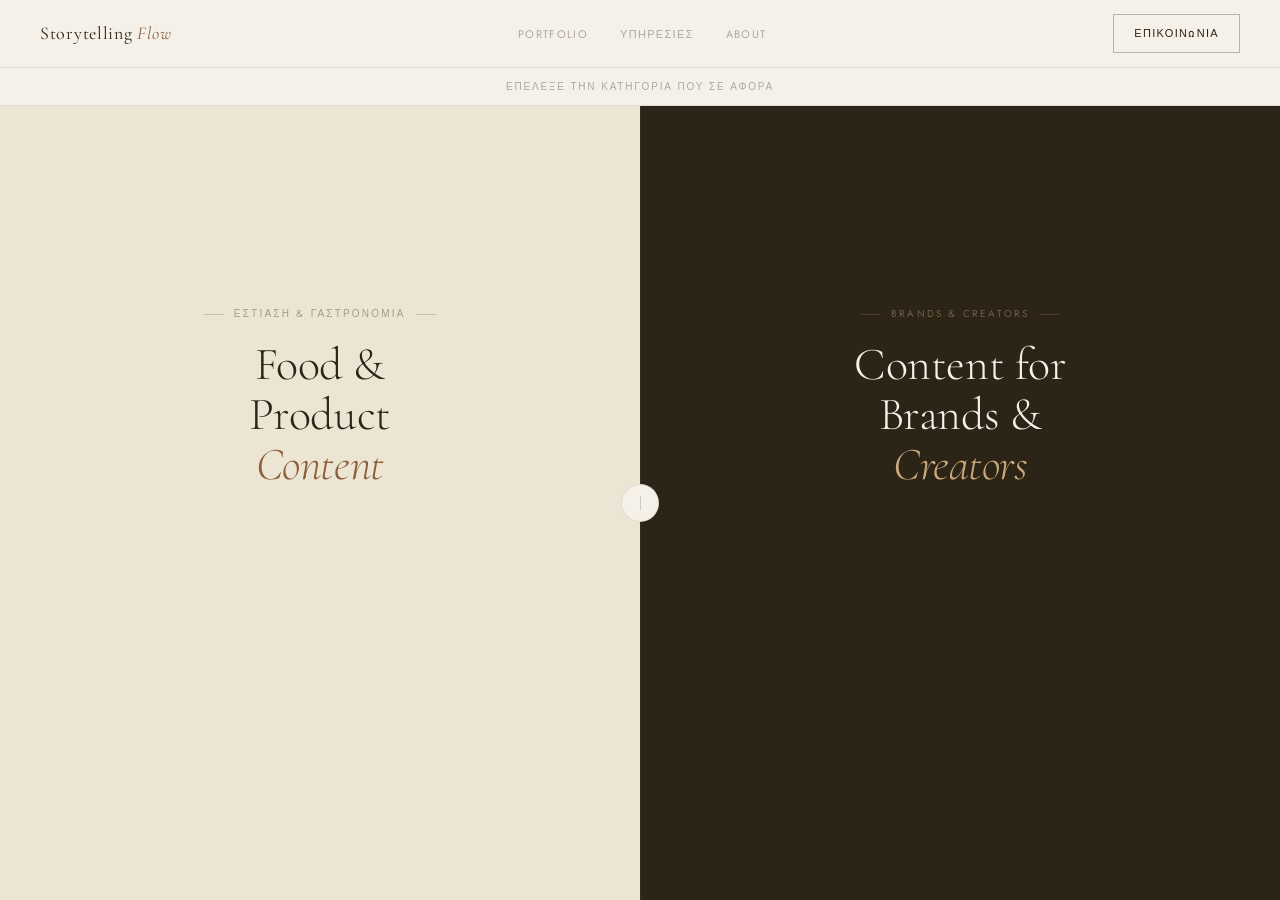
<file: index.html>
<!DOCTYPE html>
<html lang="el">
<head>
  <meta charset="UTF-8">
  <meta name="viewport" content="width=device-width, initial-scale=1.0">
  <meta name="description" content="Storytelling Flow — Επαγγελματική φωτογράφιση & βίντεο για εστίαση, δημιουργούς και brands. Νίκος Παναγιωτίδης, Θεσσαλονίκη.">
  <title>Storytelling Flow — Νίκος Παναγιωτίδης</title>
  <link rel="stylesheet" href="style.css">
  <style>
    .split-page {
      height: 100dvh;
      display: flex;
      flex-direction: column;
      overflow: hidden;
    }
    .split-topnav {
      height: var(--nav-height);
      display: flex;
      align-items: center;
      justify-content: space-between;
      padding: 0 40px;
      background: var(--cream);
      border-bottom: 0.5px solid var(--border);
      flex-shrink: 0;
      position: relative;
      z-index: 10;
    }
    .split-topnav-logo {
      font-family: var(--font-display);
      font-size: 18px;
      font-weight: 400;
      letter-spacing: 0.04em;
      color: var(--text-primary);
      text-decoration: none;
    }
    .split-topnav-logo span { color: var(--brown-mid); font-style: italic; }
    .split-topnav-links {
      display: flex;
      gap: 32px;
      list-style: none;
    }
    .split-topnav-links a {
      font-size: 11px;
      letter-spacing: 0.12em;
      text-transform: uppercase;
      color: var(--text-muted);
      text-decoration: none;
      transition: color 0.2s;
    }
    .split-topnav-links a:hover { color: var(--text-primary); }
    .split-topnav-cta {
      font-size: 11px;
      letter-spacing: 0.12em;
      text-transform: uppercase;
      color: var(--text-primary);
      border: 0.5px solid rgba(44,36,22,0.3);
      padding: 9px 20px;
      text-decoration: none;
      transition: background 0.2s, color 0.2s;
    }
    .split-topnav-cta:hover { background: var(--text-primary); color: var(--cream); }

    .split-hint {
      font-size: 10px;
      letter-spacing: 0.18em;
      text-transform: uppercase;
      color: var(--text-muted);
      text-align: center;
      padding: 10px;
      flex-shrink: 0;
      background: var(--cream);
      border-bottom: 0.5px solid var(--border);
    }

    .split-body {
      display: flex;
      flex: 1;
      overflow: hidden;
      position: relative;
    }

    .split-side {
      flex: 1;
      display: flex;
      flex-direction: column;
      align-items: center;
      justify-content: center;
      cursor: pointer;
      text-decoration: none;
      transition: flex 0.62s cubic-bezier(0.77,0,0.18,1);
      position: relative;
      overflow: hidden;
      padding: 48px 56px;
    }
    .split-side:hover { flex: 1.7; }

    .split-food { background: var(--cream-dark); }
    .split-video { background: var(--brown-deep); border-left: 0.5px solid rgba(255,255,255,0.05); }

    .split-side::before {
      content: '';
      position: absolute;
      inset: 0;
      opacity: 0;
      transition: opacity 0.45s;
      pointer-events: none;
    }
    .split-food::before { background: #b8966a; }
    .split-video::before { background: #080808; }
    .split-side:hover::before { opacity: 0.25; }

    .split-content {
      position: relative;
      z-index: 1;
      text-align: center;
      display: flex;
      flex-direction: column;
      align-items: center;
    }

    .split-eyebrow {
      font-size: 10px;
      letter-spacing: 0.22em;
      text-transform: uppercase;
      font-family: var(--font-body);
      margin-bottom: 18px;
      display: flex;
      align-items: center;
      gap: 10px;
    }
    .split-eyebrow::before,
    .split-eyebrow::after {
      content: '';
      display: block;
      width: 20px;
      height: 0.5px;
      flex-shrink: 0;
    }
    .split-food .split-eyebrow { color: rgba(44,36,22,0.38); }
    .split-food .split-eyebrow::before,
    .split-food .split-eyebrow::after { background: rgba(44,36,22,0.2); }
    .split-video .split-eyebrow { color: rgba(201,168,124,0.45); }
    .split-video .split-eyebrow::before,
    .split-video .split-eyebrow::after { background: rgba(201,168,124,0.2); }

    .split-title {
      font-family: var(--font-display);
      font-size: 46px;
      font-weight: 300;
      line-height: 1.08;
      letter-spacing: -0.01em;
      margin-bottom: 22px;
      transition: letter-spacing 0.45s ease;
    }
    .split-side:hover .split-title { letter-spacing: 0.01em; }
    .split-food .split-title { color: var(--text-primary); }
    .split-food .split-title em { font-style: italic; color: var(--brown-mid); display: block; }
    .split-video .split-title { color: #f5f0e8; }
    .split-video .split-title em { font-style: italic; color: var(--brown-light); display: block; }

    .split-desc {
      font-size: 13px;
      line-height: 1.78;
      max-width: 268px;
      font-family: var(--font-body);
      opacity: 0;
      transform: translateY(10px);
      transition: opacity 0.38s 0.1s, transform 0.38s 0.1s;
      margin-bottom: 24px;
    }
    .split-food .split-desc { color: rgba(44,36,22,0.58); }
    .split-video .split-desc { color: rgba(245,240,232,0.48); }
    .split-side:hover .split-desc { opacity: 1; transform: translateY(0); }

    .split-tags {
      display: flex;
      flex-wrap: wrap;
      justify-content: center;
      gap: 6px;
      margin-bottom: 28px;
      opacity: 0;
      transform: translateY(10px);
      transition: opacity 0.38s 0.16s, transform 0.38s 0.16s;
    }
    .split-side:hover .split-tags { opacity: 1; transform: translateY(0); }

    .split-tag {
      font-size: 10px;
      letter-spacing: 0.09em;
      text-transform: uppercase;
      font-family: var(--font-body);
      padding: 4px 10px;
    }
    .split-food .split-tag {
      color: var(--brown-mid);
      border: 0.5px solid rgba(139,94,60,0.25);
      background: rgba(139,94,60,0.06);
    }
    .split-video .split-tag {
      color: var(--brown-light);
      border: 0.5px solid rgba(201,168,124,0.2);
      background: rgba(201,168,124,0.06);
    }

    .split-btn {
      font-size: 10px;
      letter-spacing: 0.14em;
      text-transform: uppercase;
      padding: 12px 26px;
      font-family: var(--font-body);
      border: none;
      cursor: pointer;
      opacity: 0;
      transform: translateY(10px);
      transition: opacity 0.38s 0.22s, transform 0.38s 0.22s, background 0.2s;
      display: inline-block;
      text-decoration: none;
    }
    .split-side:hover .split-btn { opacity: 1; transform: translateY(0); }
    .split-food .split-btn { background: var(--brown-deep); color: var(--cream); }
    .split-food .split-btn:hover { background: var(--brown-mid); }
    .split-video .split-btn { background: var(--brown-light); color: var(--brown-deep); }
    .split-video .split-btn:hover { background: #f0e8d8; }

    .split-divider {
      position: absolute;
      left: 50%;
      top: 50%;
      transform: translate(-50%, -50%);
      z-index: 20;
      width: 38px;
      height: 38px;
      border-radius: 50%;
      background: var(--cream);
      display: flex;
      align-items: center;
      justify-content: center;
      pointer-events: none;
      border: 0.5px solid var(--border);
    }
    .split-divider-line {
      width: 0.5px;
      height: 14px;
      background: rgba(44,36,22,0.18);
    }

    .split-corner-label {
      position: absolute;
      bottom: 24px;
      font-size: 10px;
      letter-spacing: 0.1em;
      text-transform: uppercase;
      font-family: var(--font-body);
      opacity: 0;
      transition: opacity 0.3s 0.1s;
    }
    .split-food .split-corner-label { right: 24px; color: rgba(44,36,22,0.3); }
    .split-video .split-corner-label { left: 24px; color: rgba(245,240,232,0.2); }
    .split-side:hover .split-corner-label { opacity: 1; }

    @media (max-width: 768px) {
      .split-topnav { padding: 0 20px; }
      .split-topnav-links { display: none; }
      .split-topnav-cta { display: none; }
      .split-body { flex-direction: column; }
      .split-side { padding: 36px 24px; }
      .split-side:hover { flex: 1.5; }
      .split-title { font-size: 34px; }
      .split-video { border-left: none; border-top: 0.5px solid rgba(255,255,255,0.06); }
      .split-divider { top: 50%; left: 50%; }
      .split-corner-label { display: none; }
    }
  </style>
</head>
<body>

<div class="split-page">

  <nav class="split-topnav">
    <a href="index.html" class="split-topnav-logo">Storytelling <span>Flow</span></a>
    <ul class="split-topnav-links">
      <li><a href="portfolio.html">Portfolio</a></li>
      <li><a href="services.html">Υπηρεσίες</a></li>
      <li><a href="about.html">About</a></li>
    </ul>
    <a href="contact.html" class="split-topnav-cta">Επικοινωνία</a>
  </nav>

  <p class="split-hint">Επέλεξε την κατηγορία που σε αφορά</p>

  <div class="split-body">

    <!-- FOOD SIDE -->
    <a href="food.html" class="split-side split-food">
      <div class="split-content">
        <p class="split-eyebrow">Εστίαση & γαστρονομία</p>
        <h2 class="split-title">Food &<br>Product<br><em>Content</em></h2>
        <p class="split-desc">Για εστιατόρια, καφέ, chefs, brands και βιβλία μαγειρικής — φωτογράφιση και βίντεο που κάνουν τον κόσμο να πεινάει.</p>
        <div class="split-tags">
          <span class="split-tag">Φωτογράφιση</span>
          <span class="split-tag">Βίντεο</span>
          <span class="split-tag">Food styling</span>
          <span class="split-tag">Μοντάζ</span>
        </div>
        <span class="split-btn">Δες το portfolio →</span>
      </div>
      <span class="split-corner-label">Εστίαση & Γαστρονομία ↗</span>
    </a>

    <!-- BRANDS SIDE -->
    <a href="brands.html" class="split-side split-video">
      <div class="split-content">
        <p class="split-eyebrow">Brands & Creators</p>
        <h2 class="split-title">Content for<br>Brands &<br><em>Creators</em></h2>
        <p class="split-desc">Για επιχειρήσεις και δημιουργούς — podcasts, promo videos, drone, reels με υπότιτλους και Airbnb photography.</p>
        <div class="split-tags">
          <span class="split-tag">Podcast</span>
          <span class="split-tag">Promo video</span>
          <span class="split-tag">Drone</span>
          <span class="split-tag">Reels</span>
        </div>
        <span class="split-btn">Δες το portfolio →</span>
      </div>
      <span class="split-corner-label">Brands & Creators ↗</span>
    </a>

    <div class="split-divider">
      <div class="split-divider-line"></div>
    </div>

  </div>

</div>

</body>
</html>
</file>
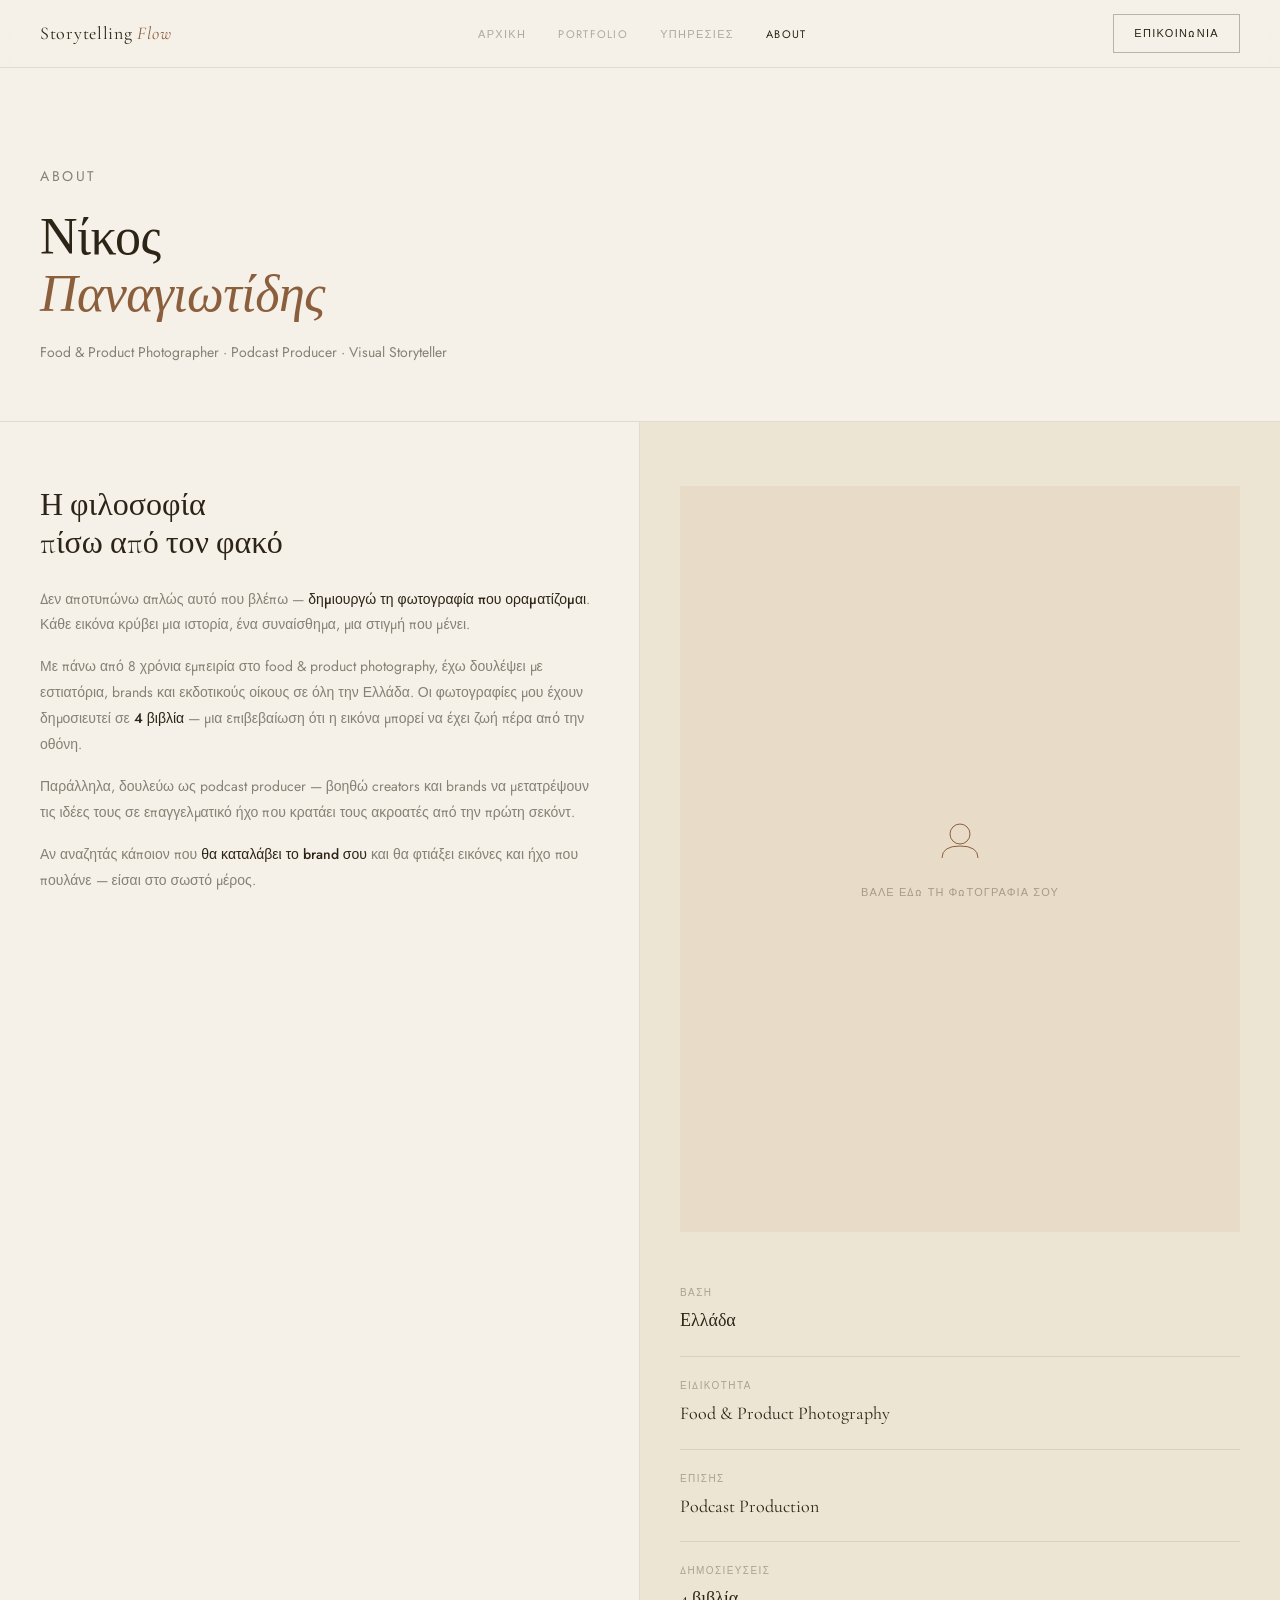
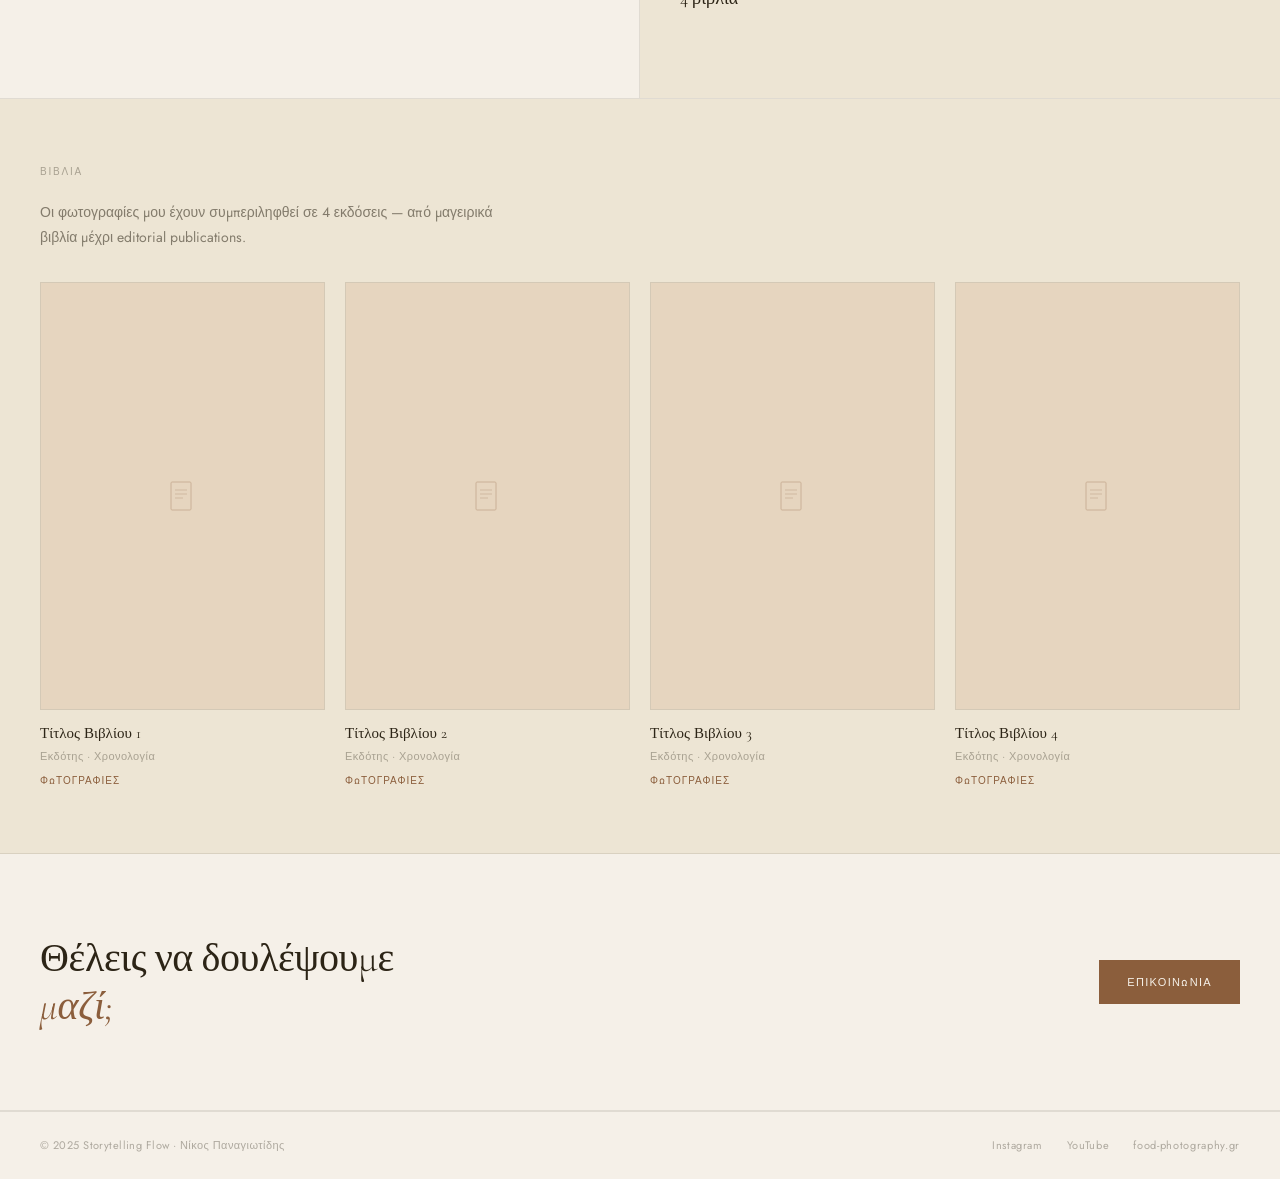
<file: about.html>
<!DOCTYPE html>
<html lang="el">
<head>
  <meta charset="UTF-8">
  <meta name="viewport" content="width=device-width, initial-scale=1.0">
  <meta name="description" content="Ο Νίκος Παναγιωτίδης — Food & Product Photographer και Podcast Producer. Storytelling Flow.">
  <title>About — Storytelling Flow</title>
  <link rel="stylesheet" href="style.css">
</head>
<body>

  <nav class="nav">
    <a href="index.html" class="nav-logo">Storytelling <span>Flow</span></a>
    <ul class="nav-links">
      <li><a href="index.html">Αρχική</a></li>
      <li><a href="portfolio.html">Portfolio</a></li>
      <li><a href="services.html">Υπηρεσίες</a></li>
      <li><a href="about.html" class="active">About</a></li>
    </ul>
    <a href="contact.html" class="nav-cta">Επικοινωνία</a>
    <div class="nav-mobile-toggle" onclick="toggleMenu()">
      <span></span><span></span><span></span>
    </div>
  </nav>

  <main class="page">

    <header class="page-header">
      <p class="section-label">About</p>
      <h1>Νίκος<br><em>Παναγιωτίδης</em></h1>
      <p>Food & Product Photographer · Podcast Producer · Visual Storyteller</p>
    </header>

    <section class="about-page-grid">
      <div class="about-page-left">
        <h2>Η φιλοσοφία<br>πίσω από τον φακό</h2>
        <p>Δεν αποτυπώνω απλώς αυτό που βλέπω — <strong>δημιουργώ τη φωτογραφία που οραματίζομαι</strong>. Κάθε εικόνα κρύβει μια ιστορία, ένα συναίσθημα, μια στιγμή που μένει.</p>
        <p>Με πάνω από 8 χρόνια εμπειρία στο food & product photography, έχω δουλέψει με εστιατόρια, brands και εκδοτικούς οίκους σε όλη την Ελλάδα. Οι φωτογραφίες μου έχουν δημοσιευτεί σε <strong>4 βιβλία</strong> — μια επιβεβαίωση ότι η εικόνα μπορεί να έχει ζωή πέρα από την οθόνη.</p>
        <p>Παράλληλα, δουλεύω ως podcast producer — βοηθώ creators και brands να μετατρέψουν τις ιδέες τους σε επαγγελματικό ήχο που κρατάει τους ακροατές από την πρώτη σεκόντ.</p>
        <p>Αν αναζητάς κάποιον που <strong>θα καταλάβει το brand σου</strong> και θα φτιάξει εικόνες και ήχο που πουλάνε — είσαι στο σωστό μέρος.</p>
      </div>
      <div class="about-page-right">

        <!-- Φωτογραφία σου εδώ -->
        <div style="aspect-ratio:3/4;background:var(--cream-mid);margin-bottom:32px;display:flex;align-items:center;justify-content:center;">
          <!-- <img src="images/nikos.jpg" alt="Νίκος Παναγιωτίδης"> -->
          <div style="text-align:center;color:var(--text-muted);">
            <svg width="48" height="48" viewBox="0 0 48 48" fill="none" style="margin:0 auto 10px;">
              <circle cx="24" cy="18" r="10" stroke="#8b5e3c" stroke-width="1"/>
              <path d="M6 42 Q6 30 24 30 Q42 30 42 42" stroke="#8b5e3c" stroke-width="1" fill="none"/>
            </svg>
            <p style="font-size:11px;letter-spacing:0.1em;text-transform:uppercase;">Βάλε εδώ τη φωτογραφία σου</p>
          </div>
        </div>

        <div style="display:flex;flex-direction:column;gap:0;">
          <div class="contact-info-item">
            <span class="contact-info-label">Βάση</span>
            <span class="contact-info-value">Ελλάδα</span>
          </div>
          <div class="contact-info-item">
            <span class="contact-info-label">Ειδικότητα</span>
            <span class="contact-info-value">Food & Product Photography</span>
          </div>
          <div class="contact-info-item">
            <span class="contact-info-label">Επίσης</span>
            <span class="contact-info-value">Podcast Production</span>
          </div>
          <div class="contact-info-item">
            <span class="contact-info-label">Δημοσιεύσεις</span>
            <span class="contact-info-value">4 βιβλία</span>
          </div>
        </div>

      </div>
    </section>

    <!-- BOOKS -->
    <section class="books-section">
      <p class="section-label">Βιβλία</p>
      <p style="font-size:14px;color:var(--text-secondary);max-width:480px;margin-bottom:8px;line-height:1.8;">Οι φωτογραφίες μου έχουν συμπεριληφθεί σε 4 εκδόσεις — από μαγειρικά βιβλία μέχρι editorial publications.</p>
      <div class="books-grid" style="margin-top:32px;">

        <div class="book-card">
          <div class="book-cover">
            <div class="book-cover-placeholder">
              <svg width="32" height="32" viewBox="0 0 32 32" fill="none">
                <rect x="4" y="2" width="20" height="28" rx="1" stroke="#8b5e3c" stroke-width="1"/>
                <line x1="8" y1="10" x2="20" y2="10" stroke="#8b5e3c" stroke-width="0.75"/>
                <line x1="8" y1="14" x2="20" y2="14" stroke="#8b5e3c" stroke-width="0.75"/>
                <line x1="8" y1="18" x2="16" y2="18" stroke="#8b5e3c" stroke-width="0.75"/>
              </svg>
            </div>
          </div>
          <div class="book-info">
            <p class="book-title">Τίτλος Βιβλίου 1</p>
            <p class="book-meta">Εκδότης · Χρονολογία</p>
            <p class="book-role">Φωτογραφίες</p>
          </div>
        </div>

        <div class="book-card">
          <div class="book-cover">
            <div class="book-cover-placeholder">
              <svg width="32" height="32" viewBox="0 0 32 32" fill="none">
                <rect x="4" y="2" width="20" height="28" rx="1" stroke="#8b5e3c" stroke-width="1"/>
                <line x1="8" y1="10" x2="20" y2="10" stroke="#8b5e3c" stroke-width="0.75"/>
                <line x1="8" y1="14" x2="20" y2="14" stroke="#8b5e3c" stroke-width="0.75"/>
                <line x1="8" y1="18" x2="16" y2="18" stroke="#8b5e3c" stroke-width="0.75"/>
              </svg>
            </div>
          </div>
          <div class="book-info">
            <p class="book-title">Τίτλος Βιβλίου 2</p>
            <p class="book-meta">Εκδότης · Χρονολογία</p>
            <p class="book-role">Φωτογραφίες</p>
          </div>
        </div>

        <div class="book-card">
          <div class="book-cover">
            <div class="book-cover-placeholder">
              <svg width="32" height="32" viewBox="0 0 32 32" fill="none">
                <rect x="4" y="2" width="20" height="28" rx="1" stroke="#8b5e3c" stroke-width="1"/>
                <line x1="8" y1="10" x2="20" y2="10" stroke="#8b5e3c" stroke-width="0.75"/>
                <line x1="8" y1="14" x2="20" y2="14" stroke="#8b5e3c" stroke-width="0.75"/>
                <line x1="8" y1="18" x2="16" y2="18" stroke="#8b5e3c" stroke-width="0.75"/>
              </svg>
            </div>
          </div>
          <div class="book-info">
            <p class="book-title">Τίτλος Βιβλίου 3</p>
            <p class="book-meta">Εκδότης · Χρονολογία</p>
            <p class="book-role">Φωτογραφίες</p>
          </div>
        </div>

        <div class="book-card">
          <div class="book-cover">
            <div class="book-cover-placeholder">
              <svg width="32" height="32" viewBox="0 0 32 32" fill="none">
                <rect x="4" y="2" width="20" height="28" rx="1" stroke="#8b5e3c" stroke-width="1"/>
                <line x1="8" y1="10" x2="20" y2="10" stroke="#8b5e3c" stroke-width="0.75"/>
                <line x1="8" y1="14" x2="20" y2="14" stroke="#8b5e3c" stroke-width="0.75"/>
                <line x1="8" y1="18" x2="16" y2="18" stroke="#8b5e3c" stroke-width="0.75"/>
              </svg>
            </div>
          </div>
          <div class="book-info">
            <p class="book-title">Τίτλος Βιβλίου 4</p>
            <p class="book-meta">Εκδότης · Χρονολογία</p>
            <p class="book-role">Φωτογραφίες</p>
          </div>
        </div>

      </div>
    </section>

    <!-- CTA -->
    <section class="contact-cta">
      <p class="contact-cta-text">Θέλεις να δουλέψουμε<br><em>μαζί;</em></p>
      <div class="contact-cta-right">
        <a href="contact.html" class="btn-primary">Επικοινωνία</a>
      </div>
    </section>

  </main>

  <footer class="footer">
    <span class="footer-copy">© 2025 Storytelling Flow · Νίκος Παναγιωτίδης</span>
    <div class="footer-links">
      <a href="https://instagram.com" target="_blank">Instagram</a>
      <a href="https://youtube.com" target="_blank">YouTube</a>
      <a href="https://food-photography.gr">food-photography.gr</a>
    </div>
  </footer>

  <script>
    function toggleMenu() {
      const links = document.querySelector('.nav-links');
      const cta = document.querySelector('.nav-cta');
      if (links.style.display === 'flex') {
        links.style.display = 'none';
        if (cta) cta.style.display = 'none';
      } else {
        links.style.cssText = 'display:flex;flex-direction:column;position:absolute;top:68px;left:0;right:0;background:rgba(245,240,232,0.97);padding:20px 20px;gap:16px;border-bottom:0.5px solid rgba(44,36,22,0.1);backdrop-filter:blur(12px);';
        if (cta) cta.style.cssText = 'display:block;margin:0 20px 16px;text-align:center;';
      }
    }
  </script>

</body>
</html>
</file>
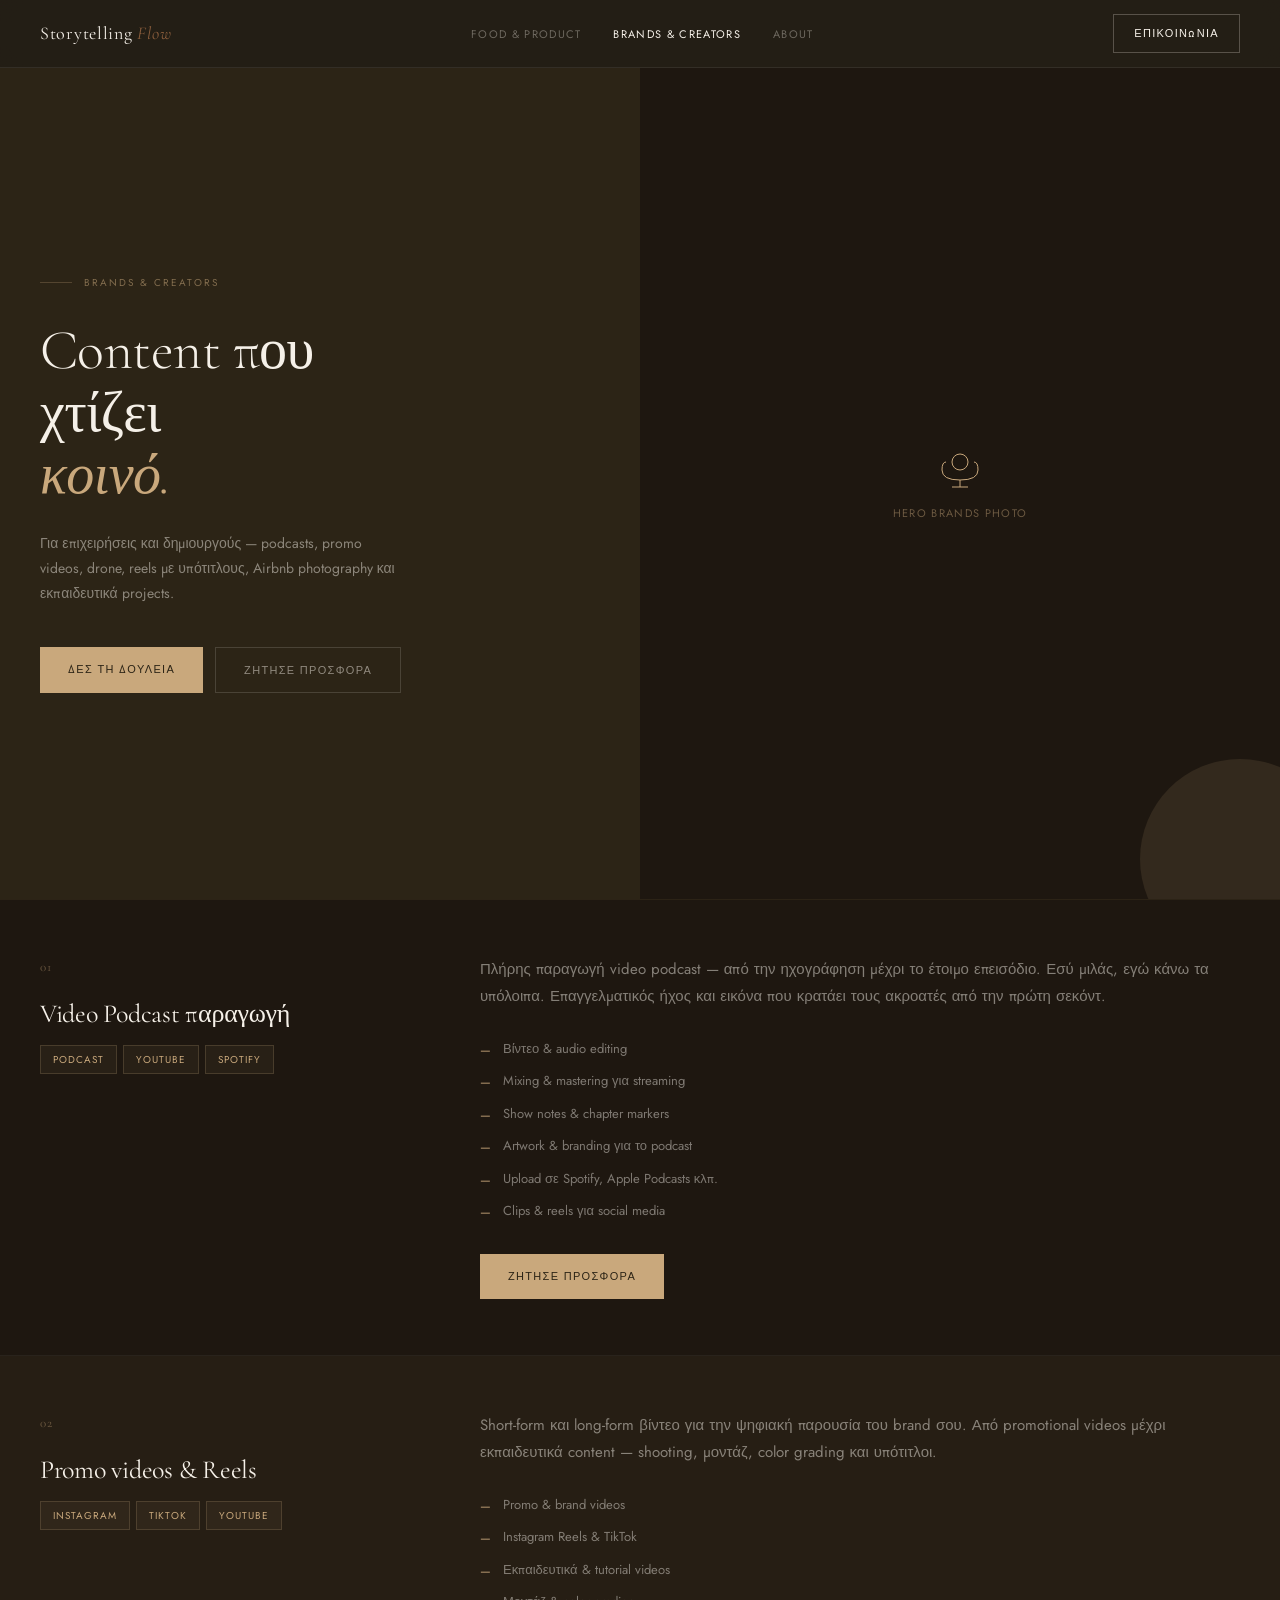
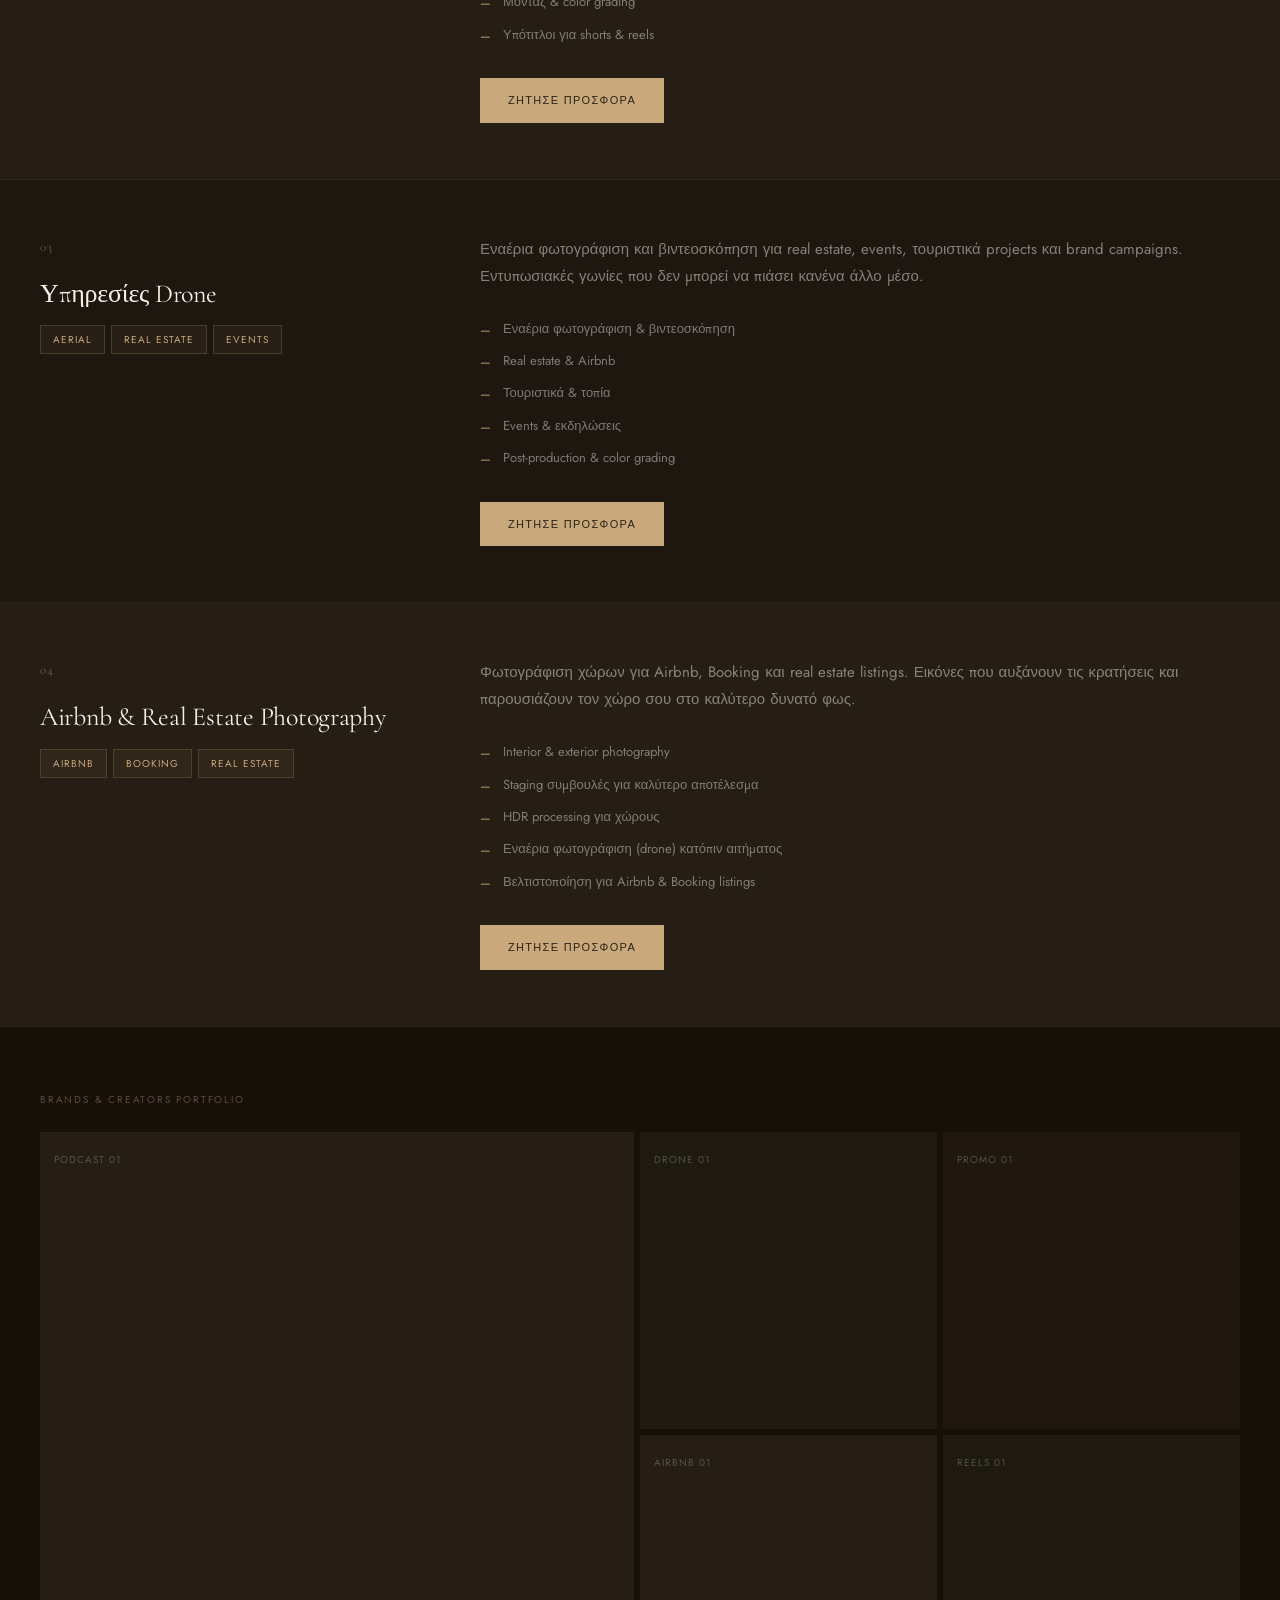
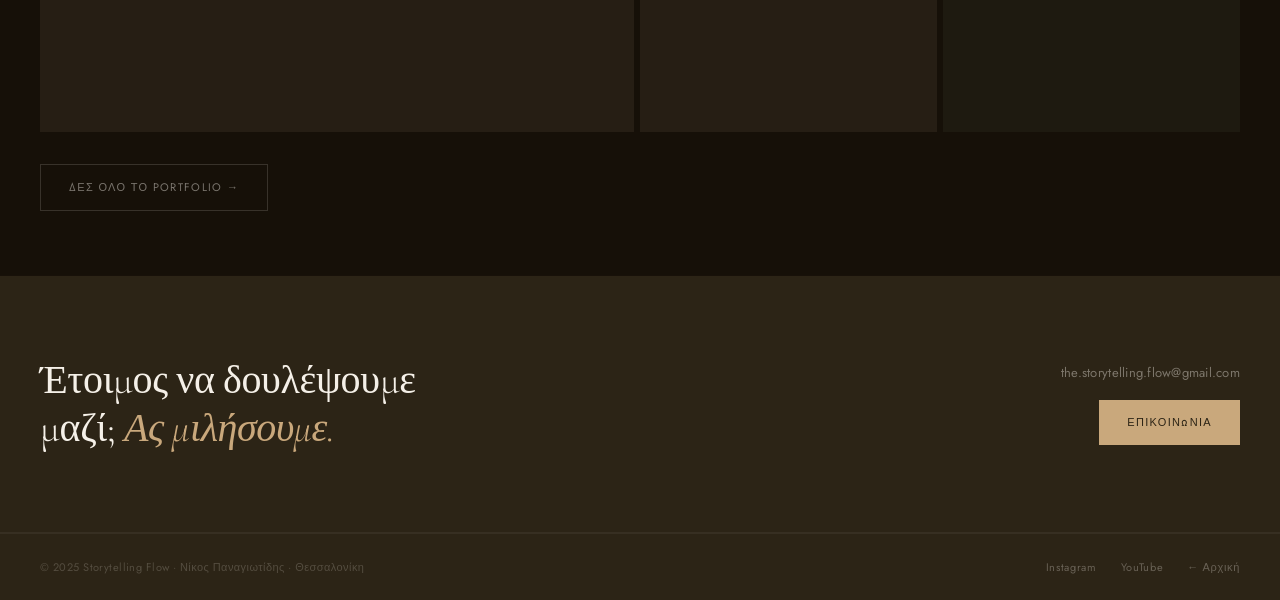
<file: brands.html>
<!DOCTYPE html>
<html lang="el">
<head>
  <meta charset="UTF-8">
  <meta name="viewport" content="width=device-width, initial-scale=1.0">
  <meta name="description" content="Content for Brands & Creators — Podcast, video, drone, reels. Storytelling Flow · Νίκος Παναγιωτίδης, Θεσσαλονίκη.">
  <title>Brands & Creators — Storytelling Flow</title>
  <link rel="stylesheet" href="style.css">
  <style>
    .hero-brands { background: var(--brown-deep); }
    .hero-brands .hero-left { background: var(--brown-deep); }
    .hero-brands .hero-eyebrow { color: rgba(201,168,124,0.55); }
    .hero-brands .hero-eyebrow::before { background: rgba(201,168,124,0.25); }
    .hero-brands h1 { color: #f5f0e8; }
    .hero-brands h1 em { color: var(--brown-light); }
    .hero-brands .hero-sub { color: rgba(245,240,232,0.48); }
    .hero-brands .hero-right { background: #1e1710; }
    .hero-brands .hero-img-placeholder { background: #1e1710; color: rgba(201,168,124,0.4); }
    .hero-brands .btn-primary { background: var(--brown-light); color: var(--brown-deep); }
    .hero-brands .btn-primary:hover { background: #f0e8d8; }
    .hero-brands .btn-ghost { color: rgba(245,240,232,0.5); border-color: rgba(245,240,232,0.15); }
    .hero-brands .btn-ghost:hover { border-color: rgba(245,240,232,0.4); color: #f5f0e8; }
    .hero-brands .hero-accent-circle { background: var(--brown-light); }

    .brands-services { background: #1e1710; }
    .brands-services .service-full-card { background: #1e1710; border-bottom-color: rgba(255,255,255,0.05); }
    .brands-services .service-full-card:nth-child(even) { background: #261e14; }
    .brands-services .service-number { color: rgba(201,168,124,0.45); }
    .brands-services .service-title { color: #f5f0e8; }
    .brands-services .service-desc { color: rgba(245,240,232,0.48); }
    .brands-services .service-include-item { color: rgba(245,240,232,0.45); }
    .brands-services .service-include-item::before { color: var(--brown-light); }
    .brands-services .tag { color: var(--brown-light); border-color: rgba(201,168,124,0.2); background: rgba(201,168,124,0.06); }
    .brands-services .btn-primary { background: var(--brown-light); color: var(--brown-deep); }
    .brands-services .btn-primary:hover { background: #f0e8d8; }

    .brands-portfolio { background: #161008; }
    .brands-portfolio .section-label { color: rgba(201,168,124,0.4); }
    .brands-portfolio .img-placeholder { background: #261e14; }
    .brands-portfolio .img-placeholder span { color: rgba(245,240,232,0.25); }
    .brands-portfolio .btn-ghost { color: rgba(245,240,232,0.45); border-color: rgba(245,240,232,0.15); }
    .brands-portfolio .btn-ghost:hover { color: #f5f0e8; border-color: rgba(245,240,232,0.4); }
  </style>
</head>
<body>

  <nav class="nav" style="background:rgba(22,16,8,0.94);border-bottom-color:rgba(255,255,255,0.07);">
    <a href="index.html" class="nav-logo" style="color:#f5f0e8;">Storytelling <span>Flow</span></a>
    <ul class="nav-links">
      <li><a href="food.html" style="color:rgba(245,240,232,0.35);">Food & Product</a></li>
      <li><a href="brands.html" class="active" style="color:#f5f0e8;">Brands & Creators</a></li>
      <li><a href="about.html" style="color:rgba(245,240,232,0.35);">About</a></li>
    </ul>
    <a href="contact.html" class="nav-cta" style="color:#f5f0e8;border-color:rgba(245,240,232,0.25);">Επικοινωνία</a>
    <div class="nav-mobile-toggle" onclick="toggleMenu()" style="filter:invert(1);">
      <span></span><span></span><span></span>
    </div>
  </nav>

  <main class="page">

    <!-- HERO -->
    <section class="hero hero-brands">
      <div class="hero-left">
        <p class="hero-eyebrow">Brands & Creators</p>
        <h1>Content που<br>χτίζει<br><em>κοινό.</em></h1>
        <p class="hero-sub">Για επιχειρήσεις και δημιουργούς — podcasts, promo videos, drone, reels με υπότιτλους, Airbnb photography και εκπαιδευτικά projects.</p>
        <div class="hero-actions">
          <a href="portfolio.html" class="btn-primary">Δες τη δουλειά</a>
          <a href="contact.html" class="btn-ghost">Ζήτησε προσφορά</a>
        </div>
      </div>
      <div class="hero-right">
        <div class="hero-img-placeholder">
          <svg width="48" height="48" viewBox="0 0 48 48" fill="none">
            <circle cx="24" cy="18" r="8" stroke="#c9a87c" stroke-width="1"/>
            <path d="M10 18 Q6 18 6 26 Q6 36 24 36 Q42 36 42 26 Q42 18 38 18" stroke="#c9a87c" stroke-width="1" fill="none"/>
            <line x1="24" y1="36" x2="24" y2="43" stroke="#c9a87c" stroke-width="1"/>
            <line x1="16" y1="43" x2="32" y2="43" stroke="#c9a87c" stroke-width="1"/>
          </svg>
          <span style="color:rgba(201,168,124,0.45);">Hero brands photo</span>
        </div>
        <div class="hero-accent-circle"></div>
      </div>
    </section>

    <!-- SERVICES -->
    <section class="services-full brands-services" style="border-bottom:0.5px solid rgba(255,255,255,0.05);">

      <div class="service-full-card">
        <div class="service-full-left">
          <p class="service-number">01</p>
          <h2 class="service-title">Video Podcast παραγωγή</h2>
          <div class="service-tags" style="margin-top:16px;">
            <span class="tag">Podcast</span>
            <span class="tag">YouTube</span>
            <span class="tag">Spotify</span>
          </div>
        </div>
        <div class="service-full-right">
          <p class="service-desc" style="font-size:15px;margin-bottom:28px;">Πλήρης παραγωγή video podcast — από την ηχογράφηση μέχρι το έτοιμο επεισόδιο. Εσύ μιλάς, εγώ κάνω τα υπόλοιπα. Επαγγελματικός ήχος και εικόνα που κρατάει τους ακροατές από την πρώτη σεκόντ.</p>
          <div class="service-includes">
            <div class="service-include-item">Βίντεο & audio editing</div>
            <div class="service-include-item">Mixing & mastering για streaming</div>
            <div class="service-include-item">Show notes & chapter markers</div>
            <div class="service-include-item">Artwork & branding για το podcast</div>
            <div class="service-include-item">Upload σε Spotify, Apple Podcasts κλπ.</div>
            <div class="service-include-item">Clips & reels για social media</div>
          </div>
          <div style="margin-top:32px;"><a href="contact.html" class="btn-primary">Ζήτησε προσφορά</a></div>
        </div>
      </div>

      <div class="service-full-card">
        <div class="service-full-left">
          <p class="service-number">02</p>
          <h2 class="service-title">Promo videos & Reels</h2>
          <div class="service-tags" style="margin-top:16px;">
            <span class="tag">Instagram</span>
            <span class="tag">TikTok</span>
            <span class="tag">YouTube</span>
          </div>
        </div>
        <div class="service-full-right">
          <p class="service-desc" style="font-size:15px;margin-bottom:28px;">Short-form και long-form βίντεο για την ψηφιακή παρουσία του brand σου. Από promotional videos μέχρι εκπαιδευτικά content — shooting, μοντάζ, color grading και υπότιτλοι.</p>
          <div class="service-includes">
            <div class="service-include-item">Promo & brand videos</div>
            <div class="service-include-item">Instagram Reels & TikTok</div>
            <div class="service-include-item">Εκπαιδευτικά & tutorial videos</div>
            <div class="service-include-item">Μοντάζ & color grading</div>
            <div class="service-include-item">Υπότιτλοι για shorts & reels</div>
          </div>
          <div style="margin-top:32px;"><a href="contact.html" class="btn-primary">Ζήτησε προσφορά</a></div>
        </div>
      </div>

      <div class="service-full-card">
        <div class="service-full-left">
          <p class="service-number">03</p>
          <h2 class="service-title">Υπηρεσίες Drone</h2>
          <div class="service-tags" style="margin-top:16px;">
            <span class="tag">Aerial</span>
            <span class="tag">Real estate</span>
            <span class="tag">Events</span>
          </div>
        </div>
        <div class="service-full-right">
          <p class="service-desc" style="font-size:15px;margin-bottom:28px;">Εναέρια φωτογράφιση και βιντεοσκόπηση για real estate, events, τουριστικά projects και brand campaigns. Εντυπωσιακές γωνίες που δεν μπορεί να πιάσει κανένα άλλο μέσο.</p>
          <div class="service-includes">
            <div class="service-include-item">Εναέρια φωτογράφιση & βιντεοσκόπηση</div>
            <div class="service-include-item">Real estate & Airbnb</div>
            <div class="service-include-item">Τουριστικά & τοπία</div>
            <div class="service-include-item">Events & εκδηλώσεις</div>
            <div class="service-include-item">Post-production & color grading</div>
          </div>
          <div style="margin-top:32px;"><a href="contact.html" class="btn-primary">Ζήτησε προσφορά</a></div>
        </div>
      </div>

      <div class="service-full-card">
        <div class="service-full-left">
          <p class="service-number">04</p>
          <h2 class="service-title">Airbnb & Real Estate Photography</h2>
          <div class="service-tags" style="margin-top:16px;">
            <span class="tag">Airbnb</span>
            <span class="tag">Booking</span>
            <span class="tag">Real estate</span>
          </div>
        </div>
        <div class="service-full-right">
          <p class="service-desc" style="font-size:15px;margin-bottom:28px;">Φωτογράφιση χώρων για Airbnb, Booking και real estate listings. Εικόνες που αυξάνουν τις κρατήσεις και παρουσιάζουν τον χώρο σου στο καλύτερο δυνατό φως.</p>
          <div class="service-includes">
            <div class="service-include-item">Interior & exterior photography</div>
            <div class="service-include-item">Staging συμβουλές για καλύτερο αποτέλεσμα</div>
            <div class="service-include-item">HDR processing για χώρους</div>
            <div class="service-include-item">Εναέρια φωτογράφιση (drone) κατόπιν αιτήματος</div>
            <div class="service-include-item">Βελτιστοποίηση για Airbnb & Booking listings</div>
          </div>
          <div style="margin-top:32px;"><a href="contact.html" class="btn-primary">Ζήτησε προσφορά</a></div>
        </div>
      </div>

    </section>

    <!-- PORTFOLIO PREVIEW -->
    <section class="portfolio-section brands-portfolio">
      <p class="section-label">Brands & Creators portfolio</p>
      <div class="portfolio-grid">
        <div class="portfolio-item tall">
          <div class="img-placeholder" style="min-height:100%;background:#261e14;"><span style="color:rgba(245,240,232,0.25);">Podcast 01</span></div>
          <div class="portfolio-overlay"><span class="portfolio-overlay-text">Video Podcast</span></div>
        </div>
        <div class="portfolio-item">
          <div class="img-placeholder" style="background:#1e1a10;"><span style="color:rgba(245,240,232,0.25);">Drone 01</span></div>
          <div class="portfolio-overlay"><span class="portfolio-overlay-text">Drone</span></div>
        </div>
        <div class="portfolio-item">
          <div class="img-placeholder" style="background:#201810;"><span style="color:rgba(245,240,232,0.25);">Promo 01</span></div>
          <div class="portfolio-overlay"><span class="portfolio-overlay-text">Promo video</span></div>
        </div>
        <div class="portfolio-item">
          <div class="img-placeholder" style="background:#261e14;"><span style="color:rgba(245,240,232,0.25);">Airbnb 01</span></div>
          <div class="portfolio-overlay"><span class="portfolio-overlay-text">Airbnb</span></div>
        </div>
        <div class="portfolio-item">
          <div class="img-placeholder" style="background:#1e1a10;"><span style="color:rgba(245,240,232,0.25);">Reels 01</span></div>
          <div class="portfolio-overlay"><span class="portfolio-overlay-text">Reels</span></div>
        </div>
      </div>
      <div style="margin-top:32px;"><a href="portfolio.html" class="btn-ghost">Δες όλο το portfolio →</a></div>
    </section>

    <!-- CONTACT CTA — dark -->
    <section class="contact-cta" style="background:var(--brown-deep);border-bottom-color:rgba(255,255,255,0.05);">
      <p class="contact-cta-text" style="color:#f5f0e8;">Έτοιμος να δουλέψουμε<br>μαζί; <em style="color:var(--brown-light);">Ας μιλήσουμε.</em></p>
      <div class="contact-cta-right">
        <p class="contact-email" style="color:rgba(245,240,232,0.4);">the.storytelling.flow@gmail.com</p>
        <a href="contact.html" class="btn-primary" style="background:var(--brown-light);color:var(--brown-deep);">Επικοινωνία</a>
      </div>
    </section>

  </main>

  <footer class="footer" style="background:var(--brown-deep);border-top-color:rgba(255,255,255,0.05);">
    <span class="footer-copy" style="color:rgba(245,240,232,0.2);">© 2025 Storytelling Flow · Νίκος Παναγιωτίδης · Θεσσαλονίκη</span>
    <div class="footer-links">
      <a href="https://instagram.com" target="_blank" style="color:rgba(245,240,232,0.3);">Instagram</a>
      <a href="https://youtube.com" target="_blank" style="color:rgba(245,240,232,0.3);">YouTube</a>
      <a href="index.html" style="color:rgba(245,240,232,0.3);">← Αρχική</a>
    </div>
  </footer>

  <script>
    function toggleMenu() {
      const links = document.querySelector('.nav-links');
      const cta = document.querySelector('.nav-cta');
      if (links.style.display === 'flex') {
        links.style.display = 'none';
        if (cta) cta.style.display = 'none';
      } else {
        links.style.cssText = 'display:flex;flex-direction:column;position:absolute;top:68px;left:0;right:0;background:rgba(22,16,8,0.97);padding:20px;gap:16px;border-bottom:0.5px solid rgba(255,255,255,0.07);backdrop-filter:blur(12px);z-index:99;';
        if (cta) cta.style.cssText = 'display:block;margin:0 20px 16px;text-align:center;';
      }
    }
  </script>

</body>
</html>
</file>
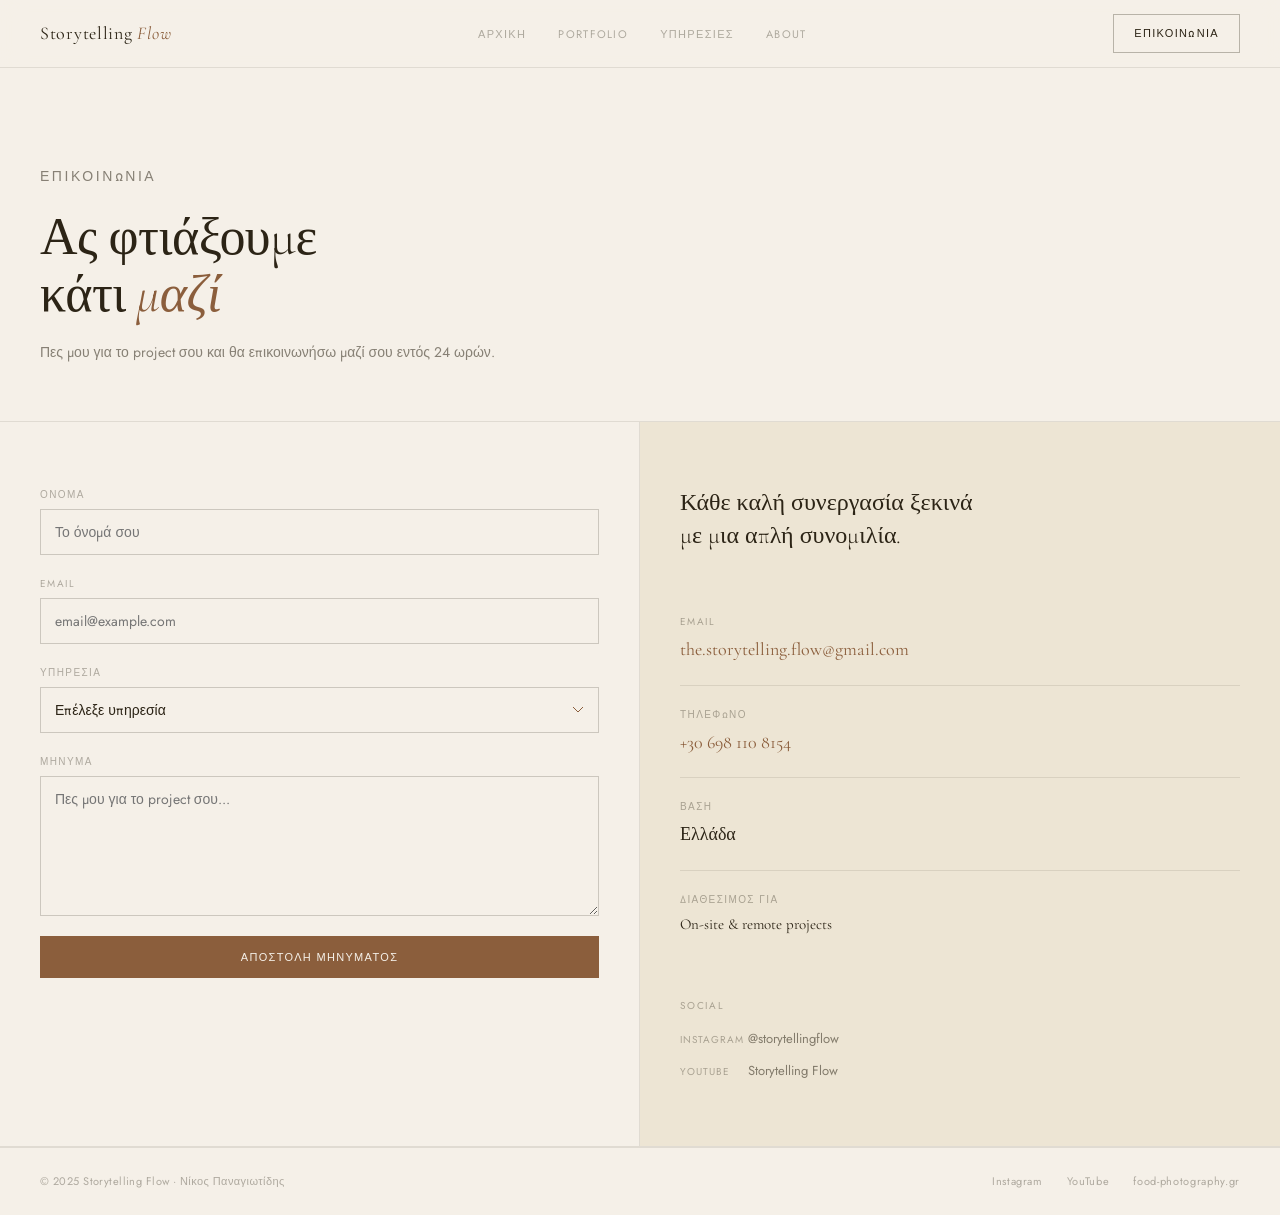
<file: contact.html>
<!DOCTYPE html>
<html lang="el">
<head>
  <meta charset="UTF-8">
  <meta name="viewport" content="width=device-width, initial-scale=1.0">
  <meta name="description" content="Επικοινωνία — Storytelling Flow · Νίκος Παναγιωτίδης. Food Photography & Podcast Production.">
  <title>Επικοινωνία — Storytelling Flow</title>
  <link rel="stylesheet" href="style.css">
  <style>
    .contact-form-group {
      display: flex;
      flex-direction: column;
      gap: 6px;
      margin-bottom: 20px;
    }
    .contact-form-group label {
      font-size: 10px;
      letter-spacing: 0.14em;
      text-transform: uppercase;
      color: var(--text-muted);
    }
    .contact-form-group input,
    .contact-form-group textarea,
    .contact-form-group select {
      font-family: var(--font-body);
      font-size: 14px;
      color: var(--text-primary);
      background: var(--cream);
      border: 0.5px solid rgba(44,36,22,0.2);
      padding: 12px 14px;
      outline: none;
      width: 100%;
      transition: border-color 0.2s;
      -webkit-appearance: none;
      border-radius: 0;
    }
    .contact-form-group input:focus,
    .contact-form-group textarea:focus,
    .contact-form-group select:focus {
      border-color: var(--brown-mid);
    }
    .contact-form-group textarea {
      min-height: 140px;
      resize: vertical;
    }
    .contact-form-group select {
      cursor: pointer;
      background-image: url("data:image/svg+xml,%3Csvg xmlns='http://www.w3.org/2000/svg' width='12' height='8' viewBox='0 0 12 8'%3E%3Cpath d='M1 1l5 5 5-5' stroke='%238b5e3c' stroke-width='1' fill='none'/%3E%3C/svg%3E");
      background-repeat: no-repeat;
      background-position: right 14px center;
      padding-right: 36px;
    }
  </style>
</head>
<body>

  <nav class="nav">
    <a href="index.html" class="nav-logo">Storytelling <span>Flow</span></a>
    <ul class="nav-links">
      <li><a href="index.html">Αρχική</a></li>
      <li><a href="portfolio.html">Portfolio</a></li>
      <li><a href="services.html">Υπηρεσίες</a></li>
      <li><a href="about.html">About</a></li>
    </ul>
    <a href="contact.html" class="nav-cta active">Επικοινωνία</a>
    <div class="nav-mobile-toggle" onclick="toggleMenu()">
      <span></span><span></span><span></span>
    </div>
  </nav>

  <main class="page">

    <header class="page-header">
      <p class="section-label">Επικοινωνία</p>
      <h1>Ας φτιάξουμε<br>κάτι <em>μαζί</em></h1>
      <p>Πες μου για το project σου και θα επικοινωνήσω μαζί σου εντός 24 ωρών.</p>
    </header>

    <section class="contact-page">

      <div class="contact-left">
        <form onsubmit="handleSubmit(event)">

          <div class="contact-form-group">
            <label for="name">Όνομα</label>
            <input type="text" id="name" name="name" placeholder="Το όνομά σου" required>
          </div>

          <div class="contact-form-group">
            <label for="email">Email</label>
            <input type="email" id="email" name="email" placeholder="email@example.com" required>
          </div>

          <div class="contact-form-group">
            <label for="service">Υπηρεσία</label>
            <select id="service" name="service">
              <option value="">Επέλεξε υπηρεσία</option>
              <option value="food">Food Photography</option>
              <option value="product">Product Photography</option>
              <option value="podcast">Podcast Production</option>
              <option value="other">Άλλο</option>
            </select>
          </div>

          <div class="contact-form-group">
            <label for="message">Μήνυμα</label>
            <textarea id="message" name="message" placeholder="Πες μου για το project σου..." required></textarea>
          </div>

          <button type="submit" class="btn-primary" style="width:100%;text-align:center;border:none;cursor:pointer;font-family:var(--font-body);">Αποστολή μηνύματος</button>

        </form>

        <div id="form-success" style="display:none;margin-top:20px;padding:16px;background:rgba(139,94,60,0.08);border:0.5px solid rgba(139,94,60,0.2);">
          <p style="font-size:14px;color:var(--brown-mid);">Το μήνυμά σου στάλθηκε! Θα επικοινωνήσω μαζί σου εντός 24 ωρών.</p>
        </div>
      </div>

      <div class="contact-right">
        <p style="font-family:var(--font-display);font-size:24px;font-weight:300;color:var(--text-primary);line-height:1.4;margin-bottom:40px;">Κάθε καλή συνεργασία ξεκινά<br>με μια απλή συνομιλία.</p>

        <div>
          <div class="contact-info-item">
            <span class="contact-info-label">Email</span>
            <span class="contact-info-value"><a href="mailto:the.storytelling.flow@gmail.com">the.storytelling.flow@gmail.com</a></span>
          </div>
          <div class="contact-info-item">
            <span class="contact-info-label">Τηλέφωνο</span>
            <span class="contact-info-value"><a href="tel:+306981108154" style="color:var(--brown-mid);">+30 698 110 8154</a></span>
          </div>
          <div class="contact-info-item">
            <span class="contact-info-label">Βάση</span>
            <span class="contact-info-value">Ελλάδα</span>
          </div>
          <div class="contact-info-item">
            <span class="contact-info-label">Διαθέσιμος για</span>
            <span class="contact-info-value" style="font-size:15px;">On-site & remote projects</span>
          </div>
        </div>

        <div style="margin-top:40px;">
          <p class="section-label" style="margin-bottom:14px;">Social</p>
          <div style="display:flex;flex-direction:column;gap:10px;">
            <a href="https://instagram.com" target="_blank" style="font-size:13px;color:var(--text-secondary);display:flex;align-items:center;gap:8px;transition:color 0.2s;" onmouseover="this.style.color='var(--brown-mid)'" onmouseout="this.style.color='var(--text-secondary)'">
              <span style="font-size:10px;letter-spacing:0.1em;text-transform:uppercase;color:var(--text-muted);width:60px;">Instagram</span>
              @storytellingflow
            </a>
            <a href="https://youtube.com" target="_blank" style="font-size:13px;color:var(--text-secondary);display:flex;align-items:center;gap:8px;transition:color 0.2s;" onmouseover="this.style.color='var(--brown-mid)'" onmouseout="this.style.color='var(--text-secondary)'">
              <span style="font-size:10px;letter-spacing:0.1em;text-transform:uppercase;color:var(--text-muted);width:60px;">YouTube</span>
              Storytelling Flow
            </a>
          </div>
        </div>

      </div>
    </section>

  </main>

  <footer class="footer">
    <span class="footer-copy">© 2025 Storytelling Flow · Νίκος Παναγιωτίδης</span>
    <div class="footer-links">
      <a href="https://instagram.com" target="_blank">Instagram</a>
      <a href="https://youtube.com" target="_blank">YouTube</a>
      <a href="https://food-photography.gr">food-photography.gr</a>
    </div>
  </footer>

  <script>
    function toggleMenu() {
      const links = document.querySelector('.nav-links');
      const cta = document.querySelector('.nav-cta');
      if (links.style.display === 'flex') {
        links.style.display = 'none';
        if (cta) cta.style.display = 'none';
      } else {
        links.style.cssText = 'display:flex;flex-direction:column;position:absolute;top:68px;left:0;right:0;background:rgba(245,240,232,0.97);padding:20px 20px;gap:16px;border-bottom:0.5px solid rgba(44,36,22,0.1);backdrop-filter:blur(12px);';
        if (cta) cta.style.cssText = 'display:block;margin:0 20px 16px;text-align:center;';
      }
    }

    function handleSubmit(e) {
      e.preventDefault();
      const btn = e.target.querySelector('button[type="submit"]');
      btn.textContent = 'Αποστολή...';
      btn.disabled = true;
      setTimeout(() => {
        e.target.style.display = 'none';
        document.getElementById('form-success').style.display = 'block';
      }, 800);
    }
  </script>

</body>
</html>
</file>
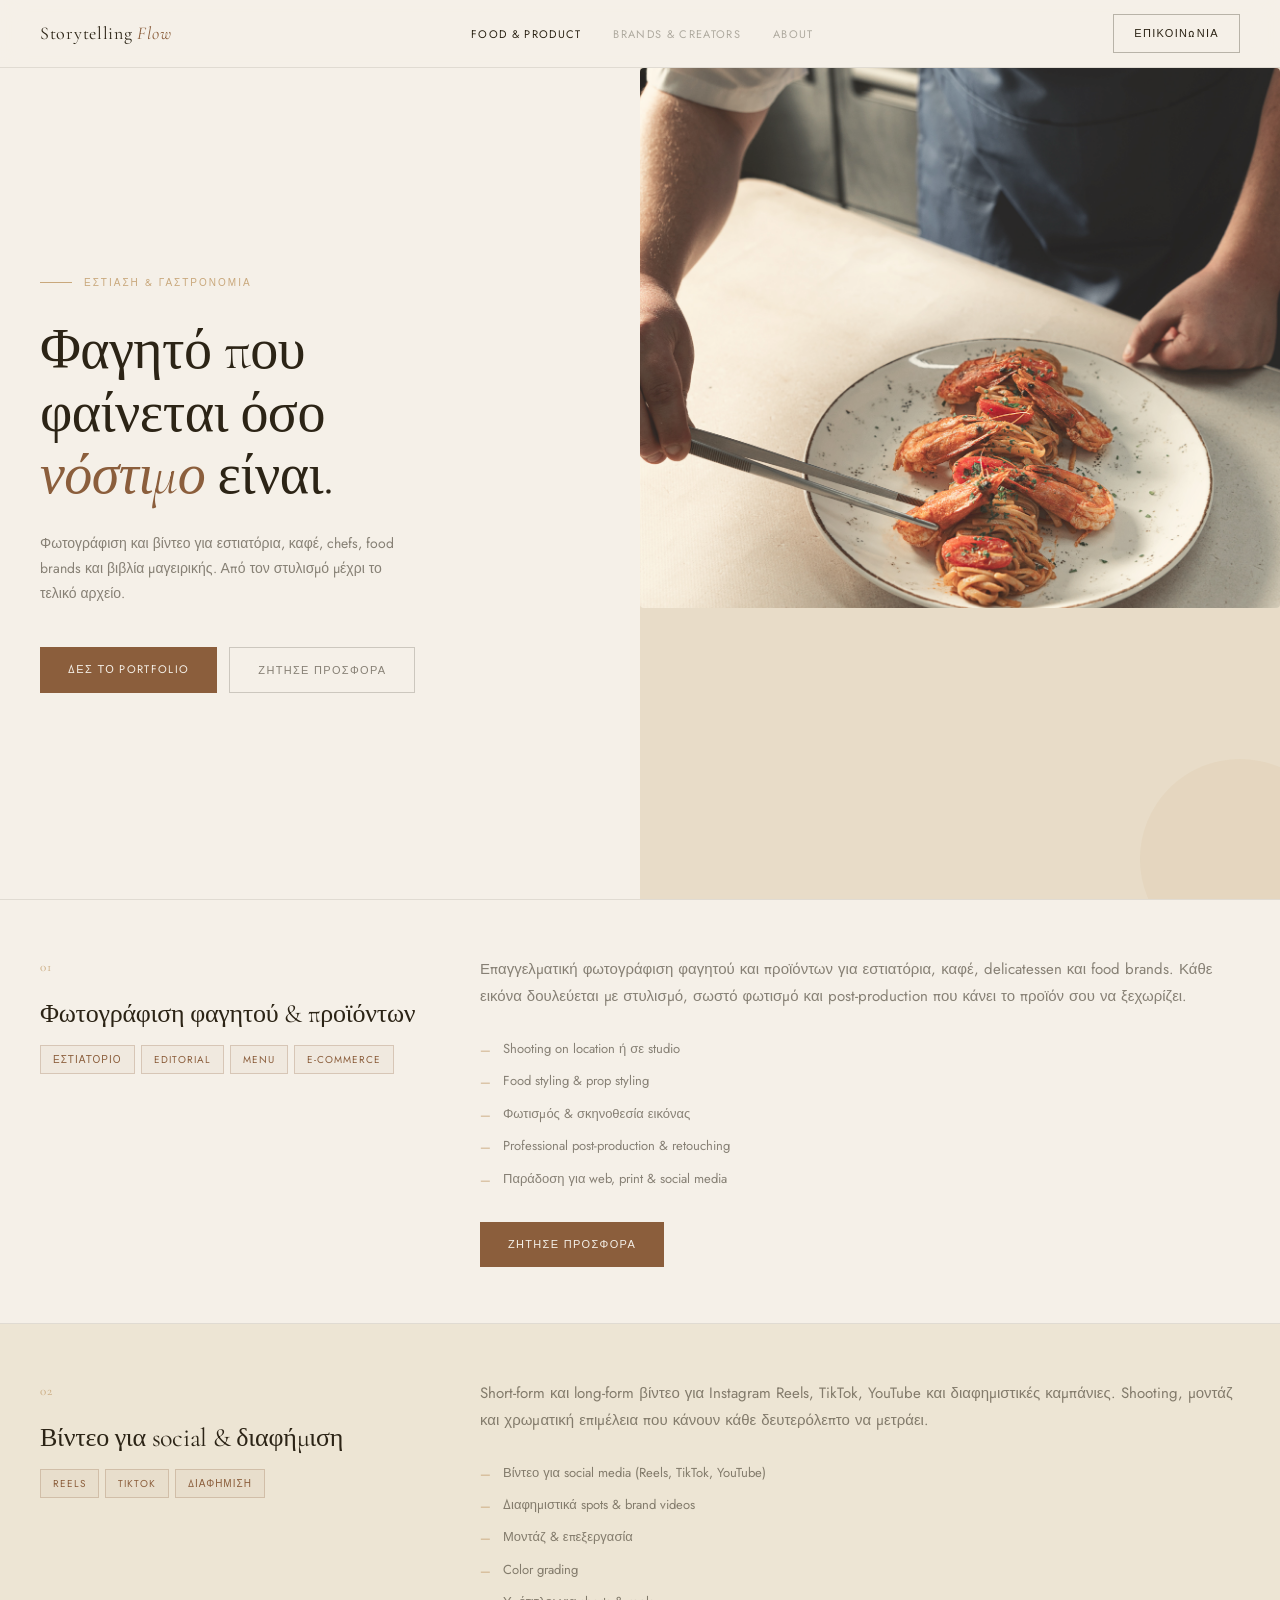
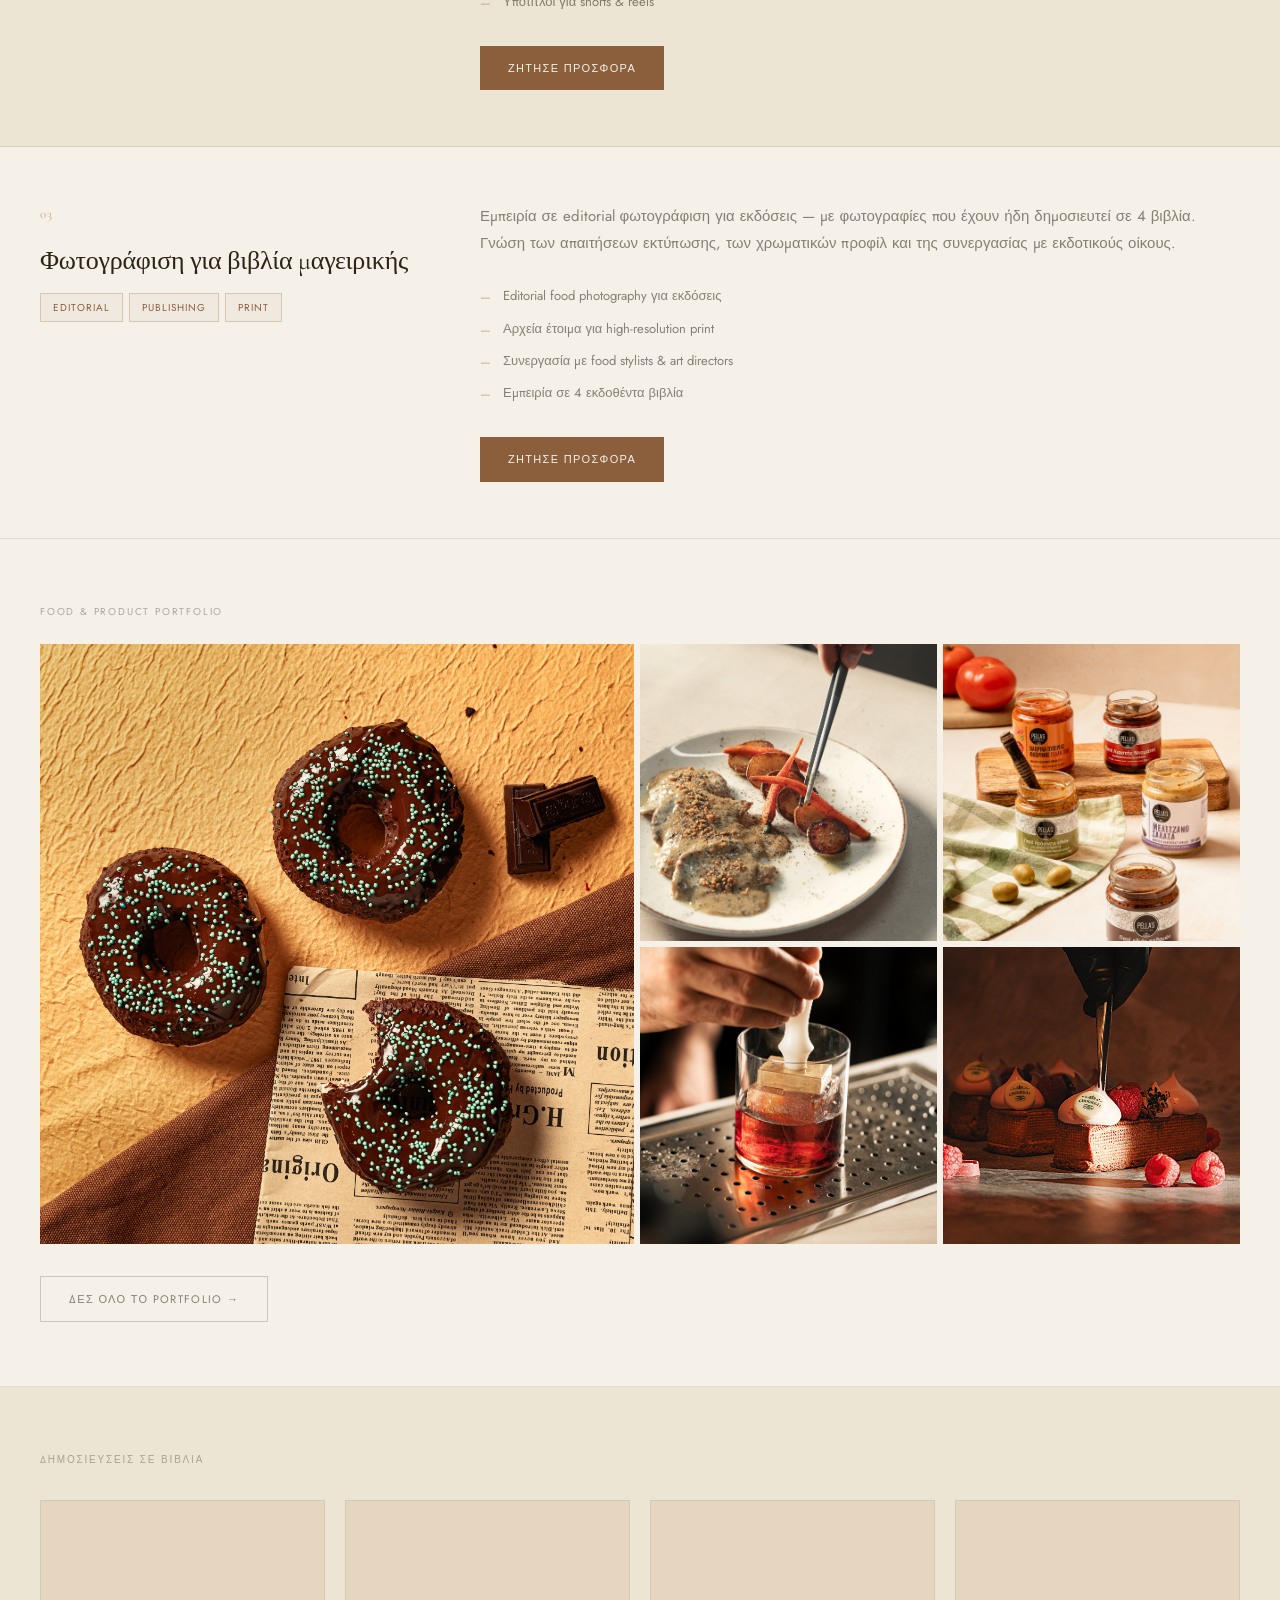
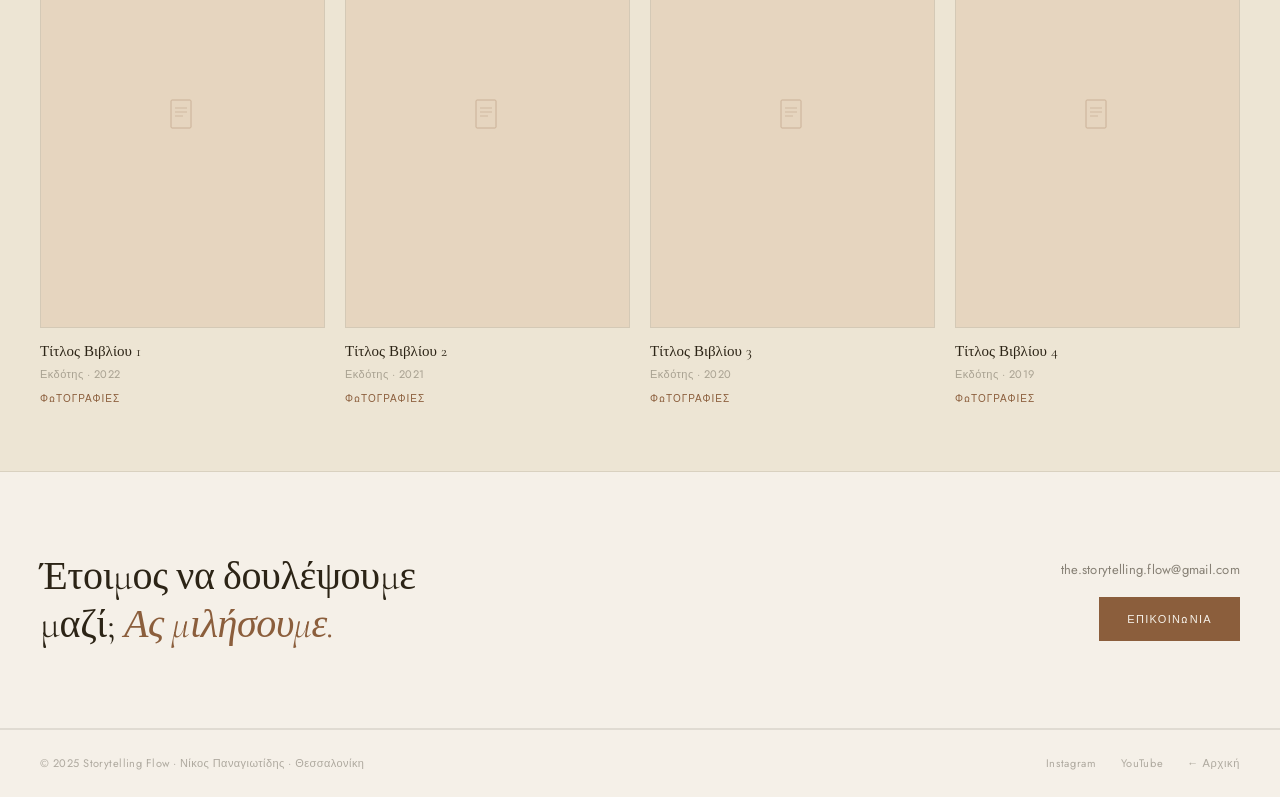
<file: food.html>
<!DOCTYPE html>
<html lang="el">
<head>
  <meta charset="UTF-8">
  <meta name="viewport" content="width=device-width, initial-scale=1.0">
  <meta name="description" content="Food & Product Content — Φωτογράφιση και βίντεο για εστίαση. Storytelling Flow · Νίκος Παναγιωτίδης, Θεσσαλονίκη.">
  <title>Food & Product Content — Storytelling Flow</title>
  <link rel="stylesheet" href="style.css">
</head>
<body>

  <nav class="nav">
    <a href="index.html" class="nav-logo">Storytelling <span>Flow</span></a>
    <ul class="nav-links">
      <li><a href="food.html" class="active">Food & Product</a></li>
      <li><a href="brands.html">Brands & Creators</a></li>
      <li><a href="about.html">About</a></li>
    </ul>
    <a href="contact.html" class="nav-cta">Επικοινωνία</a>
    <div class="nav-mobile-toggle" onclick="toggleMenu()">
      <span></span><span></span><span></span>
    </div>
  </nav>

  <main class="page">

    <!-- HERO -->
    <section class="hero">
      <div class="hero-left">
        <p class="hero-eyebrow">Εστίαση & γαστρονομία</p>
        <h1>Φαγητό που<br>φαίνεται όσο<br><em>νόστιμο</em> είναι.</h1>
        <p class="hero-sub">Φωτογράφιση και βίντεο για εστιατόρια, καφέ, chefs, food brands και βιβλία μαγειρικής. Από τον στυλισμό μέχρι το τελικό αρχείο.</p>
        <div class="hero-actions">
          <a href="portfolio.html" class="btn-primary">Δες το portfolio</a>
          <a href="contact.html" class="btn-ghost">Ζήτησε προσφορά</a>
        </div>
      </div>
      <div class="hero-right">
        <div class="hero-img-wrap" style="position:relative;width:100%;border-radius:4px;overflow:hidden;">
          <img src="images/cooking/_NZ68108.jpg" alt="Food photography hero" style="width:100%;height:100%;object-fit:cover;display:block;max-height:540px;">
        </div>
        <div class="hero-accent-circle"></div>
      </div>
    </section>

    <!-- SERVICES -->
    <section class="services-full" style="border-bottom:0.5px solid var(--border);">

      <div class="service-full-card">
        <div class="service-full-left">
          <p class="service-number">01</p>
          <h2 class="service-title">Φωτογράφιση φαγητού & προϊόντων</h2>
          <div class="service-tags" style="margin-top:16px;">
            <span class="tag">Εστιατόριο</span>
            <span class="tag">Editorial</span>
            <span class="tag">Menu</span>
            <span class="tag">E-commerce</span>
          </div>
        </div>
        <div class="service-full-right">
          <p class="service-desc" style="font-size:15px;margin-bottom:28px;">Επαγγελματική φωτογράφιση φαγητού και προϊόντων για εστιατόρια, καφέ, delicatessen και food brands. Κάθε εικόνα δουλεύεται με στυλισμό, σωστό φωτισμό και post-production που κάνει το προϊόν σου να ξεχωρίζει.</p>
          <div class="service-includes">
            <div class="service-include-item">Shooting on location ή σε studio</div>
            <div class="service-include-item">Food styling & prop styling</div>
            <div class="service-include-item">Φωτισμός & σκηνοθεσία εικόνας</div>
            <div class="service-include-item">Professional post-production & retouching</div>
            <div class="service-include-item">Παράδοση για web, print & social media</div>
          </div>
          <div style="margin-top:32px;"><a href="contact.html" class="btn-primary">Ζήτησε προσφορά</a></div>
        </div>
      </div>

      <div class="service-full-card">
        <div class="service-full-left">
          <p class="service-number">02</p>
          <h2 class="service-title">Βίντεο για social & διαφήμιση</h2>
          <div class="service-tags" style="margin-top:16px;">
            <span class="tag">Reels</span>
            <span class="tag">TikTok</span>
            <span class="tag">Διαφήμιση</span>
          </div>
        </div>
        <div class="service-full-right">
          <p class="service-desc" style="font-size:15px;margin-bottom:28px;">Short-form και long-form βίντεο για Instagram Reels, TikTok, YouTube και διαφημιστικές καμπάνιες. Shooting, μοντάζ και χρωματική επιμέλεια που κάνουν κάθε δευτερόλεπτο να μετράει.</p>
          <div class="service-includes">
            <div class="service-include-item">Βίντεο για social media (Reels, TikTok, YouTube)</div>
            <div class="service-include-item">Διαφημιστικά spots & brand videos</div>
            <div class="service-include-item">Μοντάζ & επεξεργασία</div>
            <div class="service-include-item">Color grading</div>
            <div class="service-include-item">Υπότιτλοι για shorts & reels</div>
          </div>
          <div style="margin-top:32px;"><a href="contact.html" class="btn-primary">Ζήτησε προσφορά</a></div>
        </div>
      </div>

      <div class="service-full-card">
        <div class="service-full-left">
          <p class="service-number">03</p>
          <h2 class="service-title">Φωτογράφιση για βιβλία μαγειρικής</h2>
          <div class="service-tags" style="margin-top:16px;">
            <span class="tag">Editorial</span>
            <span class="tag">Publishing</span>
            <span class="tag">Print</span>
          </div>
        </div>
        <div class="service-full-right">
          <p class="service-desc" style="font-size:15px;margin-bottom:28px;">Εμπειρία σε editorial φωτογράφιση για εκδόσεις — με φωτογραφίες που έχουν ήδη δημοσιευτεί σε 4 βιβλία. Γνώση των απαιτήσεων εκτύπωσης, των χρωματικών προφίλ και της συνεργασίας με εκδοτικούς οίκους.</p>
          <div class="service-includes">
            <div class="service-include-item">Editorial food photography για εκδόσεις</div>
            <div class="service-include-item">Αρχεία έτοιμα για high-resolution print</div>
            <div class="service-include-item">Συνεργασία με food stylists & art directors</div>
            <div class="service-include-item">Εμπειρία σε 4 εκδοθέντα βιβλία</div>
          </div>
          <div style="margin-top:32px;"><a href="contact.html" class="btn-primary">Ζήτησε προσφορά</a></div>
        </div>
      </div>

    </section>

    <!-- PORTFOLIO PREVIEW -->
    <section class="portfolio-section">
      <p class="section-label">Food & Product portfolio</p>
      <div class="portfolio-grid">
        <div class="portfolio-item tall">
          <img src="images/sweet/_NZ65904.jpg" alt="Sweet photography" style="width:100%;height:100%;object-fit:cover;display:block;">
          <div class="portfolio-overlay"><span class="portfolio-overlay-text">Sweet</span></div>
        </div>
        <div class="portfolio-item">
          <img src="images/cooking/_NZ68140.jpg" alt="Cooking photography" style="width:100%;height:100%;object-fit:cover;display:block;">
          <div class="portfolio-overlay"><span class="portfolio-overlay-text">Cooking</span></div>
        </div>
        <div class="portfolio-item">
          <img src="images/delicatessen/_NZ65095.jpg" alt="Delicatessen photography" style="width:100%;height:100%;object-fit:cover;display:block;">
          <div class="portfolio-overlay"><span class="portfolio-overlay-text">Delicatessen</span></div>
        </div>
        <div class="portfolio-item">
          <img src="images/drinks-more/_NZ64132.jpg" alt="Drinks photography" style="width:100%;height:100%;object-fit:cover;display:block;">
          <div class="portfolio-overlay"><span class="portfolio-overlay-text">Drinks</span></div>
        </div>
        <div class="portfolio-item">
          <img src="images/sweet/_DSC5952.jpg" alt="Sweet photography" style="width:100%;height:100%;object-fit:cover;display:block;">
          <div class="portfolio-overlay"><span class="portfolio-overlay-text">Editorial</span></div>
        </div>
      </div>
      <div style="margin-top:32px;"><a href="portfolio.html" class="btn-ghost">Δες όλο το portfolio →</a></div>
    </section>

    <!-- BOOKS -->
    <section class="books-section">
      <p class="section-label">Δημοσιεύσεις σε βιβλία</p>
      <div class="books-grid">
        <div class="book-card">
          <div class="book-cover"><div class="book-cover-placeholder"><svg width="32" height="32" viewBox="0 0 32 32" fill="none"><rect x="4" y="2" width="20" height="28" rx="1" stroke="#8b5e3c" stroke-width="1"/><line x1="8" y1="10" x2="20" y2="10" stroke="#8b5e3c" stroke-width="0.75"/><line x1="8" y1="14" x2="20" y2="14" stroke="#8b5e3c" stroke-width="0.75"/><line x1="8" y1="18" x2="16" y2="18" stroke="#8b5e3c" stroke-width="0.75"/></svg></div></div>
          <div class="book-info"><p class="book-title">Τίτλος Βιβλίου 1</p><p class="book-meta">Εκδότης · 2022</p><p class="book-role">Φωτογραφίες</p></div>
        </div>
        <div class="book-card">
          <div class="book-cover"><div class="book-cover-placeholder"><svg width="32" height="32" viewBox="0 0 32 32" fill="none"><rect x="4" y="2" width="20" height="28" rx="1" stroke="#8b5e3c" stroke-width="1"/><line x1="8" y1="10" x2="20" y2="10" stroke="#8b5e3c" stroke-width="0.75"/><line x1="8" y1="14" x2="20" y2="14" stroke="#8b5e3c" stroke-width="0.75"/><line x1="8" y1="18" x2="16" y2="18" stroke="#8b5e3c" stroke-width="0.75"/></svg></div></div>
          <div class="book-info"><p class="book-title">Τίτλος Βιβλίου 2</p><p class="book-meta">Εκδότης · 2021</p><p class="book-role">Φωτογραφίες</p></div>
        </div>
        <div class="book-card">
          <div class="book-cover"><div class="book-cover-placeholder"><svg width="32" height="32" viewBox="0 0 32 32" fill="none"><rect x="4" y="2" width="20" height="28" rx="1" stroke="#8b5e3c" stroke-width="1"/><line x1="8" y1="10" x2="20" y2="10" stroke="#8b5e3c" stroke-width="0.75"/><line x1="8" y1="14" x2="20" y2="14" stroke="#8b5e3c" stroke-width="0.75"/><line x1="8" y1="18" x2="16" y2="18" stroke="#8b5e3c" stroke-width="0.75"/></svg></div></div>
          <div class="book-info"><p class="book-title">Τίτλος Βιβλίου 3</p><p class="book-meta">Εκδότης · 2020</p><p class="book-role">Φωτογραφίες</p></div>
        </div>
        <div class="book-card">
          <div class="book-cover"><div class="book-cover-placeholder"><svg width="32" height="32" viewBox="0 0 32 32" fill="none"><rect x="4" y="2" width="20" height="28" rx="1" stroke="#8b5e3c" stroke-width="1"/><line x1="8" y1="10" x2="20" y2="10" stroke="#8b5e3c" stroke-width="0.75"/><line x1="8" y1="14" x2="20" y2="14" stroke="#8b5e3c" stroke-width="0.75"/><line x1="8" y1="18" x2="16" y2="18" stroke="#8b5e3c" stroke-width="0.75"/></svg></div></div>
          <div class="book-info"><p class="book-title">Τίτλος Βιβλίου 4</p><p class="book-meta">Εκδότης · 2019</p><p class="book-role">Φωτογραφίες</p></div>
        </div>
      </div>
    </section>

    <section class="contact-cta">
      <p class="contact-cta-text">Έτοιμος να δουλέψουμε<br>μαζί; <em>Ας μιλήσουμε.</em></p>
      <div class="contact-cta-right">
        <p class="contact-email">the.storytelling.flow@gmail.com</p>
        <a href="contact.html" class="btn-primary">Επικοινωνία</a>
      </div>
    </section>

  </main>

  <footer class="footer">
    <span class="footer-copy">© 2025 Storytelling Flow · Νίκος Παναγιωτίδης · Θεσσαλονίκη</span>
    <div class="footer-links">
      <a href="https://instagram.com" target="_blank">Instagram</a>
      <a href="https://youtube.com" target="_blank">YouTube</a>
      <a href="index.html">← Αρχική</a>
    </div>
  </footer>

  <script>
    function toggleMenu() {
      const links = document.querySelector('.nav-links');
      const cta = document.querySelector('.nav-cta');
      if (links.style.display === 'flex') {
        links.style.display = 'none';
        if (cta) cta.style.display = 'none';
      } else {
        links.style.cssText = 'display:flex;flex-direction:column;position:absolute;top:68px;left:0;right:0;background:rgba(245,240,232,0.97);padding:20px;gap:16px;border-bottom:0.5px solid rgba(44,36,22,0.1);backdrop-filter:blur(12px);z-index:99;';
        if (cta) cta.style.cssText = 'display:block;margin:0 20px 16px;text-align:center;';
      }
    }
  </script>

</body>
</html>
</file>
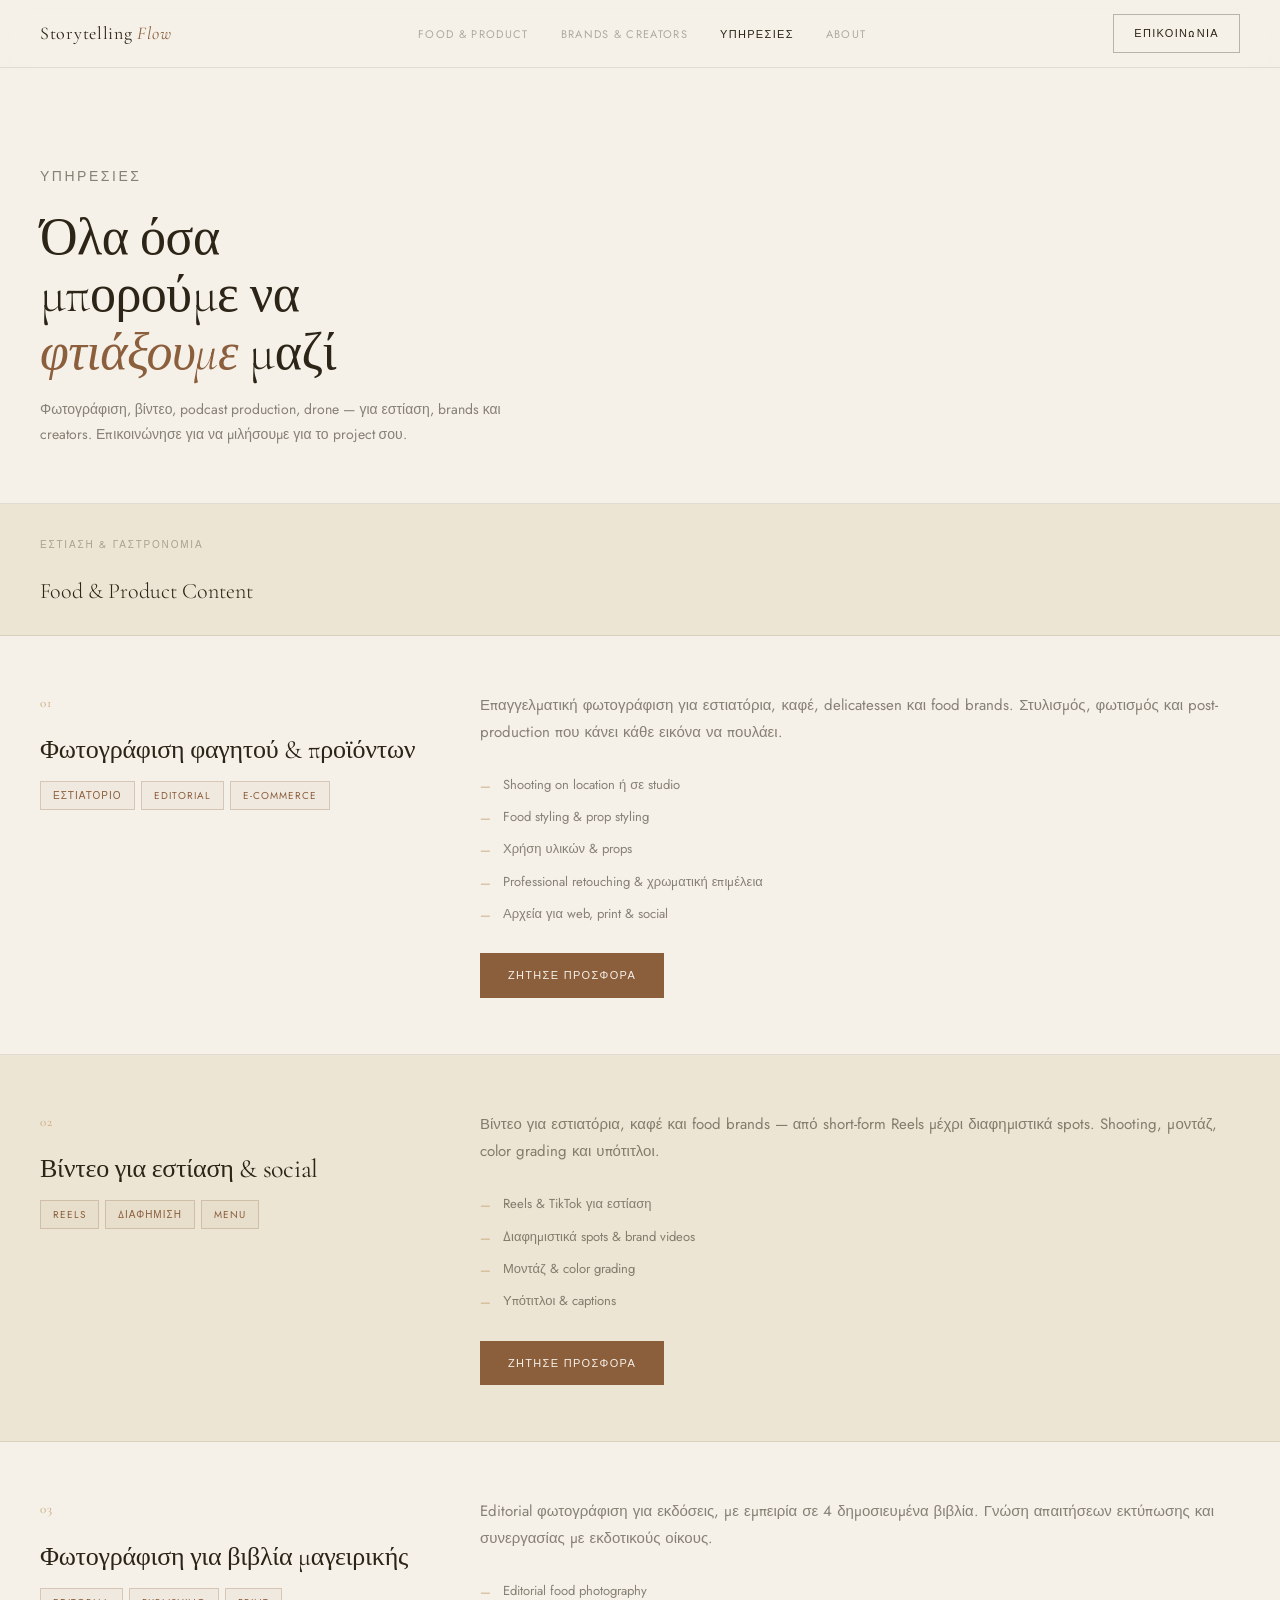
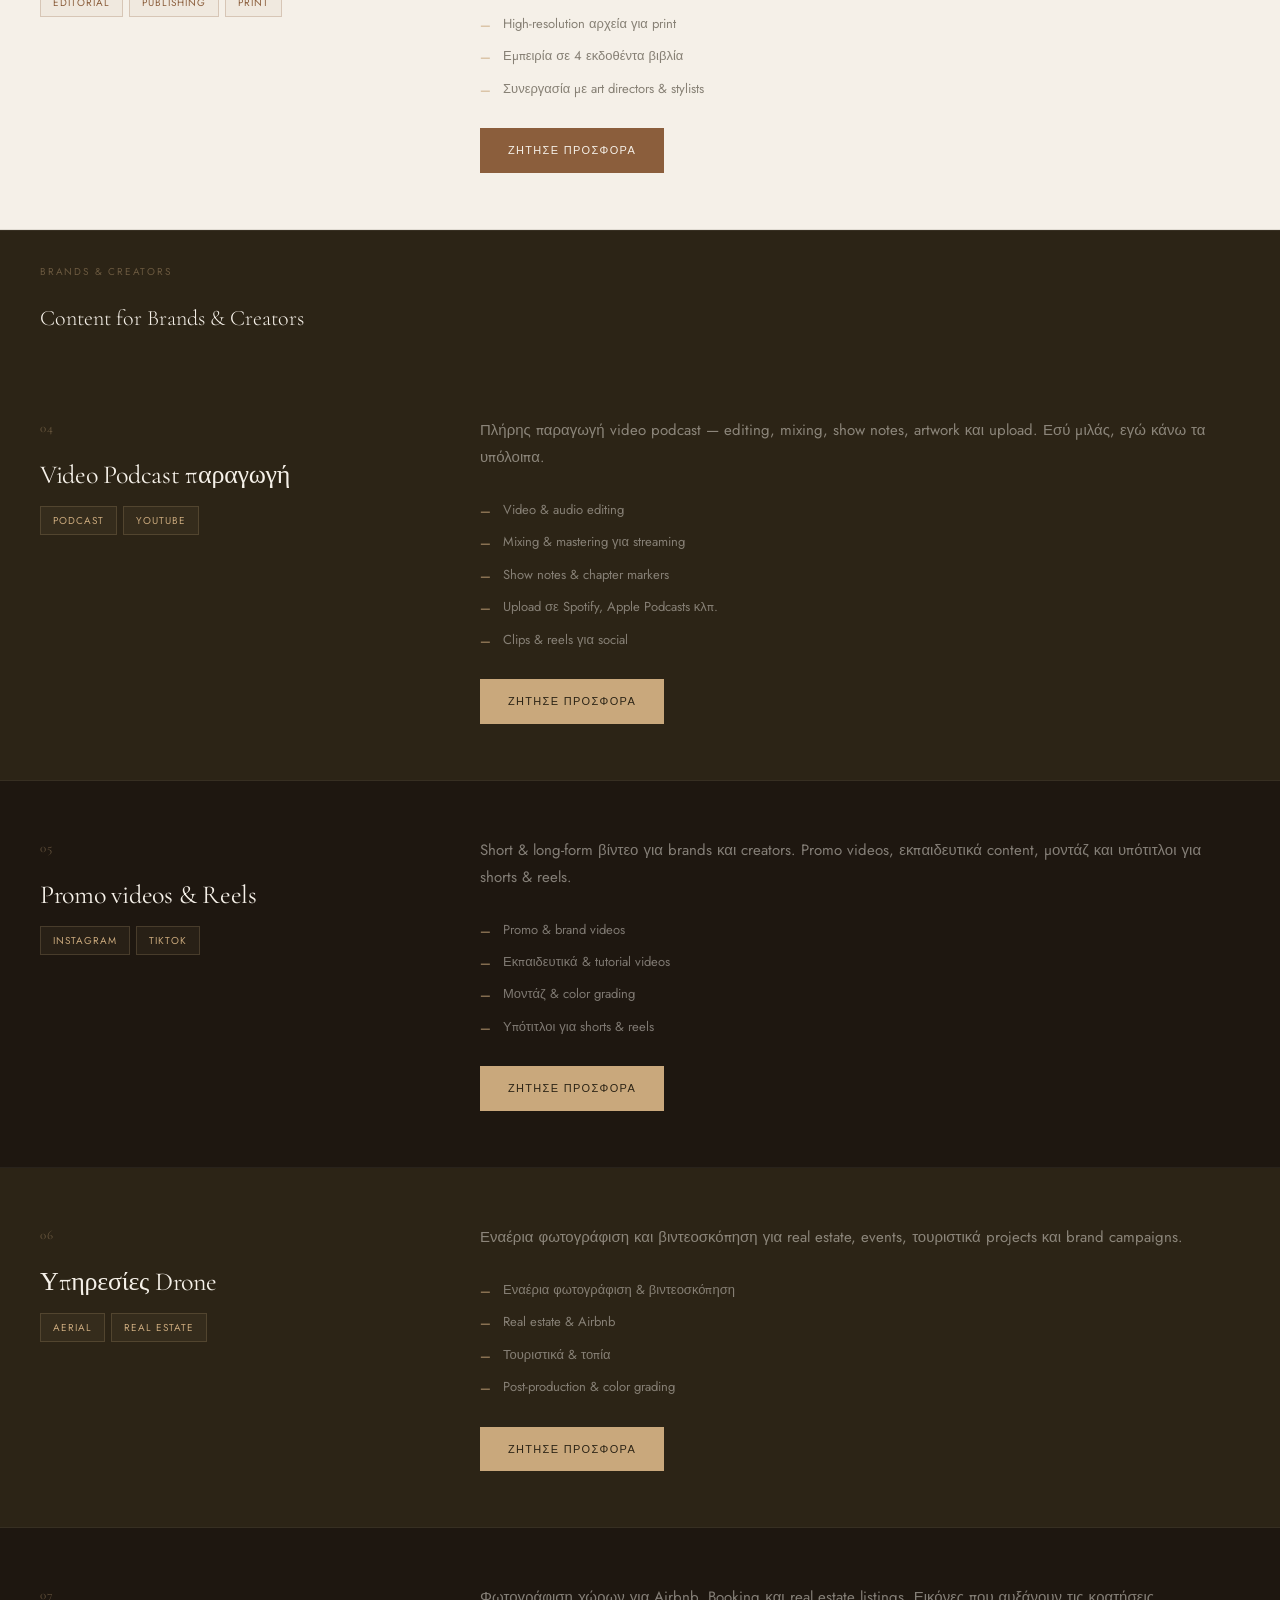
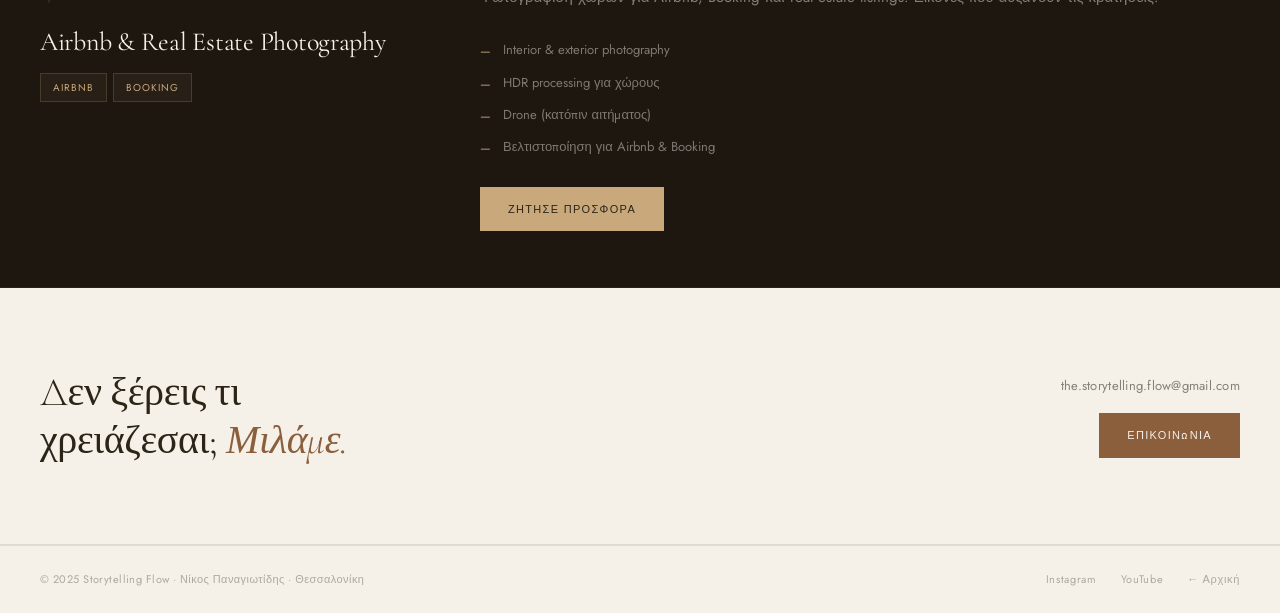
<file: services.html>
<!DOCTYPE html>
<html lang="el">
<head>
  <meta charset="UTF-8">
  <meta name="viewport" content="width=device-width, initial-scale=1.0">
  <meta name="description" content="Υπηρεσίες — Food Photography, Video, Podcast, Drone, Airbnb. Storytelling Flow · Νίκος Παναγιωτίδης.">
  <title>Υπηρεσίες — Storytelling Flow</title>
  <link rel="stylesheet" href="style.css">
</head>
<body>

  <nav class="nav">
    <a href="index.html" class="nav-logo">Storytelling <span>Flow</span></a>
    <ul class="nav-links">
      <li><a href="food.html">Food & Product</a></li>
      <li><a href="brands.html">Brands & Creators</a></li>
      <li><a href="services.html" class="active">Υπηρεσίες</a></li>
      <li><a href="about.html">About</a></li>
    </ul>
    <a href="contact.html" class="nav-cta">Επικοινωνία</a>
    <div class="nav-mobile-toggle" onclick="toggleMenu()">
      <span></span><span></span><span></span>
    </div>
  </nav>

  <main class="page">

    <header class="page-header">
      <p class="section-label">Υπηρεσίες</p>
      <h1>Όλα όσα<br>μπορούμε να<br><em>φτιάξουμε</em> μαζί</h1>
      <p>Φωτογράφιση, βίντεο, podcast production, drone — για εστίαση, brands και creators. Επικοινώνησε για να μιλήσουμε για το project σου.</p>
    </header>

    <!-- FOOD CATEGORY HEADER -->
    <div style="padding:32px 40px 0;background:var(--cream-dark);border-bottom:0.5px solid var(--border);">
      <p class="section-label">Εστίαση & γαστρονομία</p>
      <p style="font-family:var(--font-display);font-size:22px;font-weight:300;color:var(--text-primary);padding-bottom:24px;">Food & Product Content</p>
    </div>

    <section class="services-full">
      <div class="service-full-card">
        <div class="service-full-left">
          <p class="service-number">01</p>
          <h2 class="service-title">Φωτογράφιση φαγητού & προϊόντων</h2>
          <div class="service-tags" style="margin-top:16px;"><span class="tag">Εστιατόριο</span><span class="tag">Editorial</span><span class="tag">E-commerce</span></div>
        </div>
        <div class="service-full-right">
          <p class="service-desc" style="font-size:15px;margin-bottom:28px;">Επαγγελματική φωτογράφιση για εστιατόρια, καφέ, delicatessen και food brands. Στυλισμός, φωτισμός και post-production που κάνει κάθε εικόνα να πουλάει.</p>
          <div class="service-includes">
            <div class="service-include-item">Shooting on location ή σε studio</div>
            <div class="service-include-item">Food styling & prop styling</div>
            <div class="service-include-item">Χρήση υλικών & props</div>
            <div class="service-include-item">Professional retouching & χρωματική επιμέλεια</div>
            <div class="service-include-item">Αρχεία για web, print & social</div>
          </div>
          <div style="margin-top:28px;"><a href="contact.html" class="btn-primary">Ζήτησε προσφορά</a></div>
        </div>
      </div>

      <div class="service-full-card">
        <div class="service-full-left">
          <p class="service-number">02</p>
          <h2 class="service-title">Βίντεο για εστίαση & social</h2>
          <div class="service-tags" style="margin-top:16px;"><span class="tag">Reels</span><span class="tag">Διαφήμιση</span><span class="tag">Menu</span></div>
        </div>
        <div class="service-full-right">
          <p class="service-desc" style="font-size:15px;margin-bottom:28px;">Βίντεο για εστιατόρια, καφέ και food brands — από short-form Reels μέχρι διαφημιστικά spots. Shooting, μοντάζ, color grading και υπότιτλοι.</p>
          <div class="service-includes">
            <div class="service-include-item">Reels & TikTok για εστίαση</div>
            <div class="service-include-item">Διαφημιστικά spots & brand videos</div>
            <div class="service-include-item">Μοντάζ & color grading</div>
            <div class="service-include-item">Υπότιτλοι & captions</div>
          </div>
          <div style="margin-top:28px;"><a href="contact.html" class="btn-primary">Ζήτησε προσφορά</a></div>
        </div>
      </div>

      <div class="service-full-card">
        <div class="service-full-left">
          <p class="service-number">03</p>
          <h2 class="service-title">Φωτογράφιση για βιβλία μαγειρικής</h2>
          <div class="service-tags" style="margin-top:16px;"><span class="tag">Editorial</span><span class="tag">Publishing</span><span class="tag">Print</span></div>
        </div>
        <div class="service-full-right">
          <p class="service-desc" style="font-size:15px;margin-bottom:28px;">Editorial φωτογράφιση για εκδόσεις, με εμπειρία σε 4 δημοσιευμένα βιβλία. Γνώση απαιτήσεων εκτύπωσης και συνεργασίας με εκδοτικούς οίκους.</p>
          <div class="service-includes">
            <div class="service-include-item">Editorial food photography</div>
            <div class="service-include-item">High-resolution αρχεία για print</div>
            <div class="service-include-item">Εμπειρία σε 4 εκδοθέντα βιβλία</div>
            <div class="service-include-item">Συνεργασία με art directors & stylists</div>
          </div>
          <div style="margin-top:28px;"><a href="contact.html" class="btn-primary">Ζήτησε προσφορά</a></div>
        </div>
      </div>
    </section>

    <!-- BRANDS CATEGORY HEADER -->
    <div style="padding:32px 40px 0;background:var(--brown-deep);border-top:0.5px solid rgba(255,255,255,0.05);">
      <p class="section-label" style="color:rgba(201,168,124,0.4);">Brands & Creators</p>
      <p style="font-family:var(--font-display);font-size:22px;font-weight:300;color:#f5f0e8;padding-bottom:24px;">Content for Brands & Creators</p>
    </div>

    <section class="services-full" style="background:var(--brown-deep);">
      <div class="service-full-card" style="background:var(--brown-deep);border-bottom-color:rgba(255,255,255,0.05);">
        <div class="service-full-left">
          <p class="service-number" style="color:rgba(201,168,124,0.4);">04</p>
          <h2 class="service-title" style="color:#f5f0e8;">Video Podcast παραγωγή</h2>
          <div class="service-tags" style="margin-top:16px;"><span class="tag" style="color:var(--brown-light);border-color:rgba(201,168,124,0.2);background:rgba(201,168,124,0.06);">Podcast</span><span class="tag" style="color:var(--brown-light);border-color:rgba(201,168,124,0.2);background:rgba(201,168,124,0.06);">YouTube</span></div>
        </div>
        <div class="service-full-right">
          <p class="service-desc" style="font-size:15px;margin-bottom:28px;color:rgba(245,240,232,0.48);">Πλήρης παραγωγή video podcast — editing, mixing, show notes, artwork και upload. Εσύ μιλάς, εγώ κάνω τα υπόλοιπα.</p>
          <div class="service-includes">
            <div class="service-include-item" style="color:rgba(245,240,232,0.45);">Video & audio editing</div>
            <div class="service-include-item" style="color:rgba(245,240,232,0.45);">Mixing & mastering για streaming</div>
            <div class="service-include-item" style="color:rgba(245,240,232,0.45);">Show notes & chapter markers</div>
            <div class="service-include-item" style="color:rgba(245,240,232,0.45);">Upload σε Spotify, Apple Podcasts κλπ.</div>
            <div class="service-include-item" style="color:rgba(245,240,232,0.45);">Clips & reels για social</div>
          </div>
          <div style="margin-top:28px;"><a href="contact.html" class="btn-primary" style="background:var(--brown-light);color:var(--brown-deep);">Ζήτησε προσφορά</a></div>
        </div>
      </div>

      <div class="service-full-card" style="background:#1e1710;border-bottom-color:rgba(255,255,255,0.05);">
        <div class="service-full-left">
          <p class="service-number" style="color:rgba(201,168,124,0.4);">05</p>
          <h2 class="service-title" style="color:#f5f0e8;">Promo videos & Reels</h2>
          <div class="service-tags" style="margin-top:16px;"><span class="tag" style="color:var(--brown-light);border-color:rgba(201,168,124,0.2);background:rgba(201,168,124,0.06);">Instagram</span><span class="tag" style="color:var(--brown-light);border-color:rgba(201,168,124,0.2);background:rgba(201,168,124,0.06);">TikTok</span></div>
        </div>
        <div class="service-full-right">
          <p class="service-desc" style="font-size:15px;margin-bottom:28px;color:rgba(245,240,232,0.48);">Short & long-form βίντεο για brands και creators. Promo videos, εκπαιδευτικά content, μοντάζ και υπότιτλοι για shorts & reels.</p>
          <div class="service-includes">
            <div class="service-include-item" style="color:rgba(245,240,232,0.45);">Promo & brand videos</div>
            <div class="service-include-item" style="color:rgba(245,240,232,0.45);">Εκπαιδευτικά & tutorial videos</div>
            <div class="service-include-item" style="color:rgba(245,240,232,0.45);">Μοντάζ & color grading</div>
            <div class="service-include-item" style="color:rgba(245,240,232,0.45);">Υπότιτλοι για shorts & reels</div>
          </div>
          <div style="margin-top:28px;"><a href="contact.html" class="btn-primary" style="background:var(--brown-light);color:var(--brown-deep);">Ζήτησε προσφορά</a></div>
        </div>
      </div>

      <div class="service-full-card" style="background:var(--brown-deep);border-bottom-color:rgba(255,255,255,0.05);">
        <div class="service-full-left">
          <p class="service-number" style="color:rgba(201,168,124,0.4);">06</p>
          <h2 class="service-title" style="color:#f5f0e8;">Υπηρεσίες Drone</h2>
          <div class="service-tags" style="margin-top:16px;"><span class="tag" style="color:var(--brown-light);border-color:rgba(201,168,124,0.2);background:rgba(201,168,124,0.06);">Aerial</span><span class="tag" style="color:var(--brown-light);border-color:rgba(201,168,124,0.2);background:rgba(201,168,124,0.06);">Real estate</span></div>
        </div>
        <div class="service-full-right">
          <p class="service-desc" style="font-size:15px;margin-bottom:28px;color:rgba(245,240,232,0.48);">Εναέρια φωτογράφιση και βιντεοσκόπηση για real estate, events, τουριστικά projects και brand campaigns.</p>
          <div class="service-includes">
            <div class="service-include-item" style="color:rgba(245,240,232,0.45);">Εναέρια φωτογράφιση & βιντεοσκόπηση</div>
            <div class="service-include-item" style="color:rgba(245,240,232,0.45);">Real estate & Airbnb</div>
            <div class="service-include-item" style="color:rgba(245,240,232,0.45);">Τουριστικά & τοπία</div>
            <div class="service-include-item" style="color:rgba(245,240,232,0.45);">Post-production & color grading</div>
          </div>
          <div style="margin-top:28px;"><a href="contact.html" class="btn-primary" style="background:var(--brown-light);color:var(--brown-deep);">Ζήτησε προσφορά</a></div>
        </div>
      </div>

      <div class="service-full-card" style="background:#1e1710;border-bottom:none;">
        <div class="service-full-left">
          <p class="service-number" style="color:rgba(201,168,124,0.4);">07</p>
          <h2 class="service-title" style="color:#f5f0e8;">Airbnb & Real Estate Photography</h2>
          <div class="service-tags" style="margin-top:16px;"><span class="tag" style="color:var(--brown-light);border-color:rgba(201,168,124,0.2);background:rgba(201,168,124,0.06);">Airbnb</span><span class="tag" style="color:var(--brown-light);border-color:rgba(201,168,124,0.2);background:rgba(201,168,124,0.06);">Booking</span></div>
        </div>
        <div class="service-full-right">
          <p class="service-desc" style="font-size:15px;margin-bottom:28px;color:rgba(245,240,232,0.48);">Φωτογράφιση χώρων για Airbnb, Booking και real estate listings. Εικόνες που αυξάνουν τις κρατήσεις.</p>
          <div class="service-includes">
            <div class="service-include-item" style="color:rgba(245,240,232,0.45);">Interior & exterior photography</div>
            <div class="service-include-item" style="color:rgba(245,240,232,0.45);">HDR processing για χώρους</div>
            <div class="service-include-item" style="color:rgba(245,240,232,0.45);">Drone (κατόπιν αιτήματος)</div>
            <div class="service-include-item" style="color:rgba(245,240,232,0.45);">Βελτιστοποίηση για Airbnb & Booking</div>
          </div>
          <div style="margin-top:28px;"><a href="contact.html" class="btn-primary" style="background:var(--brown-light);color:var(--brown-deep);">Ζήτησε προσφορά</a></div>
        </div>
      </div>
    </section>

    <section class="contact-cta">
      <p class="contact-cta-text">Δεν ξέρεις τι<br>χρειάζεσαι; <em>Μιλάμε.</em></p>
      <div class="contact-cta-right">
        <p class="contact-email">the.storytelling.flow@gmail.com</p>
        <a href="contact.html" class="btn-primary">Επικοινωνία</a>
      </div>
    </section>

  </main>

  <footer class="footer">
    <span class="footer-copy">© 2025 Storytelling Flow · Νίκος Παναγιωτίδης · Θεσσαλονίκη</span>
    <div class="footer-links">
      <a href="https://instagram.com" target="_blank">Instagram</a>
      <a href="https://youtube.com" target="_blank">YouTube</a>
      <a href="index.html">← Αρχική</a>
    </div>
  </footer>

  <script>
    function toggleMenu() {
      const links = document.querySelector('.nav-links');
      const cta = document.querySelector('.nav-cta');
      if (links.style.display === 'flex') {
        links.style.display = 'none';
        if (cta) cta.style.display = 'none';
      } else {
        links.style.cssText = 'display:flex;flex-direction:column;position:absolute;top:68px;left:0;right:0;background:rgba(245,240,232,0.97);padding:20px;gap:16px;border-bottom:0.5px solid rgba(44,36,22,0.1);backdrop-filter:blur(12px);z-index:99;';
        if (cta) cta.style.cssText = 'display:block;margin:0 20px 16px;text-align:center;';
      }
    }
  </script>

</body>
</html>
</file>
<file: style.css>
@import url('https://fonts.googleapis.com/css2?family=Cormorant+Garamond:ital,wght@0,300;0,400;0,500;1,300;1,400&family=Jost:wght@300;400;500&display=swap');

:root {
  --cream: #f5f0e8;
  --cream-dark: #ede5d4;
  --cream-mid: #e8dcc8;
  --brown-deep: #2c2416;
  --brown-mid: #8b5e3c;
  --brown-light: #c9a87c;
  --brown-xlight: #e6d5bf;
  --text-primary: #2c2416;
  --text-secondary: rgba(44,36,22,0.55);
  --text-muted: rgba(44,36,22,0.35);
  --border: rgba(44,36,22,0.1);
  --border-light: rgba(44,36,22,0.06);
  --font-display: 'Cormorant Garamond', Georgia, serif;
  --font-body: 'Jost', sans-serif;
  --nav-height: 68px;
}

*, *::before, *::after { box-sizing: border-box; margin: 0; padding: 0; }

html { scroll-behavior: smooth; }

body {
  font-family: var(--font-body);
  background: var(--cream);
  color: var(--text-primary);
  font-size: 15px;
  line-height: 1.7;
  -webkit-font-smoothing: antialiased;
}

img {
  display: block;
  width: 100%;
  height: 100%;
  object-fit: cover;
}

a { text-decoration: none; color: inherit; }

/* ── NAVIGATION ── */
.nav {
  position: fixed;
  top: 0; left: 0; right: 0;
  z-index: 100;
  height: var(--nav-height);
  display: flex;
  align-items: center;
  justify-content: space-between;
  padding: 0 40px;
  background: rgba(245,240,232,0.92);
  backdrop-filter: blur(12px);
  border-bottom: 0.5px solid var(--border);
  transition: background 0.3s;
}

.nav-logo {
  font-family: var(--font-display);
  font-size: 18px;
  font-weight: 400;
  letter-spacing: 0.04em;
  color: var(--text-primary);
}

.nav-logo span {
  color: var(--brown-mid);
  font-style: italic;
}

.nav-links {
  display: flex;
  gap: 32px;
  list-style: none;
}

.nav-links a {
  font-size: 11px;
  font-weight: 400;
  letter-spacing: 0.12em;
  text-transform: uppercase;
  color: var(--text-muted);
  transition: color 0.2s;
}

.nav-links a:hover,
.nav-links a.active { color: var(--text-primary); }

.nav-cta {
  font-size: 11px;
  font-weight: 400;
  letter-spacing: 0.12em;
  text-transform: uppercase;
  color: var(--text-primary);
  border: 0.5px solid rgba(44,36,22,0.3);
  padding: 9px 20px;
  transition: background 0.2s, color 0.2s;
}

.nav-cta:hover {
  background: var(--text-primary);
  color: var(--cream);
}

/* ── BUTTONS ── */
.btn-primary {
  display: inline-block;
  font-family: var(--font-body);
  font-size: 11px;
  font-weight: 400;
  letter-spacing: 0.12em;
  text-transform: uppercase;
  background: var(--brown-mid);
  color: var(--cream);
  padding: 13px 28px;
  transition: background 0.2s;
}
.btn-primary:hover { background: var(--brown-deep); }

.btn-ghost {
  display: inline-block;
  font-family: var(--font-body);
  font-size: 11px;
  font-weight: 400;
  letter-spacing: 0.12em;
  text-transform: uppercase;
  color: var(--text-secondary);
  border: 0.5px solid rgba(44,36,22,0.2);
  padding: 13px 28px;
  transition: border-color 0.2s, color 0.2s;
}
.btn-ghost:hover { border-color: var(--text-primary); color: var(--text-primary); }

/* ── PAGE WRAPPER ── */
.page { padding-top: var(--nav-height); }

/* ── SECTION LABEL ── */
.section-label {
  font-size: 10px;
  font-weight: 400;
  letter-spacing: 0.18em;
  text-transform: uppercase;
  color: var(--text-muted);
  margin-bottom: 20px;
}

/* ── HERO ── */
.hero {
  display: grid;
  grid-template-columns: 1fr 1fr;
  min-height: calc(100vh - var(--nav-height));
  border-bottom: 0.5px solid var(--border);
}

.hero-left {
  padding: 80px 40px 80px 40px;
  display: flex;
  flex-direction: column;
  justify-content: center;
  background: var(--cream);
}

.hero-eyebrow {
  font-size: 10px;
  letter-spacing: 0.2em;
  text-transform: uppercase;
  color: var(--brown-light);
  margin-bottom: 28px;
  display: flex;
  align-items: center;
  gap: 12px;
}

.hero-eyebrow::before {
  content: '';
  display: block;
  width: 32px;
  height: 0.5px;
  background: var(--brown-light);
}

.hero h1 {
  font-family: var(--font-display);
  font-size: 56px;
  font-weight: 300;
  line-height: 1.12;
  letter-spacing: -0.01em;
  color: var(--text-primary);
  margin-bottom: 24px;
}

.hero h1 em {
  font-style: italic;
  color: var(--brown-mid);
}

.hero-sub {
  font-size: 14px;
  color: var(--text-secondary);
  line-height: 1.8;
  max-width: 360px;
  margin-bottom: 40px;
}

.hero-actions {
  display: flex;
  gap: 12px;
  flex-wrap: wrap;
}

.hero-right {
  background: var(--cream-mid);
  position: relative;
  overflow: hidden;
  min-height: 500px;
}

.hero-right img {
  width: 100%;
  height: 100%;
  object-fit: cover;
  opacity: 0.9;
}

.hero-img-placeholder {
  width: 100%;
  height: 100%;
  display: flex;
  flex-direction: column;
  align-items: center;
  justify-content: center;
  gap: 12px;
  background: var(--cream-mid);
  color: var(--brown-light);
  font-size: 11px;
  letter-spacing: 0.12em;
  text-transform: uppercase;
}

.hero-accent-circle {
  position: absolute;
  bottom: -60px;
  right: -60px;
  width: 200px;
  height: 200px;
  border-radius: 50%;
  background: var(--brown-light);
  opacity: 0.12;
}

/* ── SERVICES ── */
.services {
  display: grid;
  grid-template-columns: 1fr 1fr;
  background: var(--cream-dark);
  border-bottom: 0.5px solid var(--border);
}

.service-card {
  padding: 56px 40px;
  border-right: 0.5px solid var(--border);
}

.service-card:last-child { border-right: none; }

.service-number {
  font-family: var(--font-display);
  font-size: 13px;
  color: var(--brown-light);
  letter-spacing: 0.08em;
  margin-bottom: 20px;
}

.service-title {
  font-family: var(--font-display);
  font-size: 26px;
  font-weight: 400;
  color: var(--text-primary);
  margin-bottom: 14px;
  letter-spacing: -0.01em;
  line-height: 1.2;
}

.service-desc {
  font-size: 13px;
  color: var(--text-secondary);
  line-height: 1.8;
  margin-bottom: 24px;
}

.service-tags {
  display: flex;
  flex-wrap: wrap;
  gap: 6px;
}

.tag {
  font-size: 10px;
  letter-spacing: 0.1em;
  text-transform: uppercase;
  color: var(--brown-mid);
  border: 0.5px solid rgba(139,94,60,0.25);
  padding: 5px 12px;
  background: rgba(139,94,60,0.05);
}

/* ── PORTFOLIO GRID ── */
.portfolio-section {
  padding: 64px 40px;
  background: var(--cream);
  border-bottom: 0.5px solid var(--border);
}

.portfolio-grid {
  display: grid;
  grid-template-columns: 2fr 1fr 1fr;
  gap: 6px;
  margin-top: 24px;
}

.portfolio-item {
  position: relative;
  overflow: hidden;
  background: var(--cream-mid);
}

.portfolio-item.tall { grid-row: span 2; }

.portfolio-item img,
.portfolio-item .img-placeholder {
  width: 100%;
  aspect-ratio: 1;
  object-fit: cover;
  display: block;
  transition: transform 0.5s ease;
}

.portfolio-item.tall img,
.portfolio-item.tall .img-placeholder { aspect-ratio: auto; height: 100%; }

.portfolio-item:hover img { transform: scale(1.03); }

.img-placeholder {
  background: var(--cream-dark);
  display: flex;
  align-items: flex-end;
  justify-content: flex-start;
  padding: 14px;
  min-height: 180px;
}

.img-placeholder span {
  font-size: 10px;
  letter-spacing: 0.1em;
  text-transform: uppercase;
  color: var(--text-muted);
}

.portfolio-item.tall .img-placeholder {
  min-height: 366px;
}

.portfolio-overlay {
  position: absolute;
  inset: 0;
  background: linear-gradient(to top, rgba(44,36,22,0.5) 0%, transparent 50%);
  opacity: 0;
  transition: opacity 0.3s;
  display: flex;
  align-items: flex-end;
  padding: 20px;
}

.portfolio-item:hover .portfolio-overlay { opacity: 1; }

.portfolio-overlay-text {
  font-size: 12px;
  color: rgba(245,240,232,0.9);
  letter-spacing: 0.06em;
}

/* ── BOOKS SECTION ── */
.books-section {
  padding: 64px 40px;
  background: var(--cream-dark);
  border-bottom: 0.5px solid var(--border);
}

.books-grid {
  display: grid;
  grid-template-columns: repeat(4, 1fr);
  gap: 20px;
  margin-top: 32px;
}

.book-card {
  display: flex;
  flex-direction: column;
  gap: 14px;
}

.book-cover {
  aspect-ratio: 2/3;
  background: var(--cream-mid);
  border: 0.5px solid var(--border);
  display: flex;
  align-items: center;
  justify-content: center;
  overflow: hidden;
}

.book-cover img { object-fit: cover; }

.book-cover-placeholder {
  width: 100%;
  height: 100%;
  background: var(--brown-xlight);
  display: flex;
  flex-direction: column;
  align-items: center;
  justify-content: center;
  gap: 8px;
  padding: 20px;
  text-align: center;
}

.book-cover-placeholder svg { opacity: 0.3; }

.book-info {}

.book-title {
  font-family: var(--font-display);
  font-size: 15px;
  font-weight: 400;
  color: var(--text-primary);
  line-height: 1.3;
  margin-bottom: 4px;
}

.book-meta {
  font-size: 11px;
  color: var(--text-muted);
  letter-spacing: 0.04em;
}

.book-role {
  font-size: 10px;
  letter-spacing: 0.1em;
  text-transform: uppercase;
  color: var(--brown-mid);
  margin-top: 6px;
}

/* ── ABOUT STRIP ── */
.about-strip {
  display: grid;
  grid-template-columns: 1fr 1fr;
  background: var(--brown-deep);
  border-bottom: 0.5px solid rgba(44,36,22,0.4);
}

.about-left {
  padding: 64px 40px;
  display: flex;
  flex-direction: column;
  justify-content: center;
}

.about-label {
  font-size: 10px;
  letter-spacing: 0.18em;
  text-transform: uppercase;
  color: rgba(201,168,124,0.5);
  margin-bottom: 24px;
}

.about-text {
  font-family: var(--font-display);
  font-size: 22px;
  font-weight: 300;
  color: rgba(245,240,232,0.8);
  line-height: 1.65;
}

.about-text strong {
  color: #f5f0e8;
  font-weight: 400;
}

.about-text em {
  font-style: italic;
  color: var(--brown-light);
}

.about-cta {
  margin-top: 32px;
}

.about-cta a {
  font-size: 11px;
  letter-spacing: 0.12em;
  text-transform: uppercase;
  color: var(--brown-light);
  border-bottom: 0.5px solid rgba(201,168,124,0.3);
  padding-bottom: 3px;
  transition: border-color 0.2s;
}

.about-cta a:hover { border-color: var(--brown-light); }

.about-right {
  padding: 64px 40px;
  display: flex;
  flex-direction: column;
  justify-content: center;
  border-left: 0.5px solid rgba(245,240,232,0.06);
}

.stats-grid {
  display: grid;
  grid-template-columns: 1fr 1fr;
  gap: 40px;
}

.stat-item {}

.stat-num {
  font-family: var(--font-display);
  font-size: 48px;
  font-weight: 300;
  color: var(--brown-light);
  line-height: 1;
  letter-spacing: -0.02em;
}

.stat-label {
  font-size: 10px;
  letter-spacing: 0.14em;
  text-transform: uppercase;
  color: rgba(245,240,232,0.3);
  margin-top: 8px;
}

/* ── CONTACT CTA ── */
.contact-cta {
  padding: 80px 40px;
  background: var(--cream);
  display: flex;
  align-items: center;
  justify-content: space-between;
  gap: 40px;
  border-bottom: 0.5px solid var(--border);
}

.contact-cta-text {
  font-family: var(--font-display);
  font-size: 40px;
  font-weight: 300;
  line-height: 1.2;
  color: var(--text-primary);
  letter-spacing: -0.01em;
}

.contact-cta-text em {
  font-style: italic;
  color: var(--brown-mid);
}

.contact-cta-right {
  display: flex;
  flex-direction: column;
  align-items: flex-end;
  gap: 16px;
  flex-shrink: 0;
}

.contact-email {
  font-size: 13px;
  color: var(--text-secondary);
  letter-spacing: 0.02em;
}

/* ── FOOTER ── */
.footer {
  padding: 24px 40px;
  background: var(--cream);
  border-top: 0.5px solid var(--border);
  display: flex;
  justify-content: space-between;
  align-items: center;
}

.footer-copy {
  font-size: 11px;
  color: var(--text-muted);
  letter-spacing: 0.04em;
}

.footer-links {
  display: flex;
  gap: 24px;
}

.footer-links a {
  font-size: 11px;
  color: var(--text-muted);
  letter-spacing: 0.06em;
  transition: color 0.2s;
}

.footer-links a:hover { color: var(--text-primary); }

/* ── INNER PAGE HEADER ── */
.page-header {
  padding: 80px 40px 56px;
  background: var(--cream);
  border-bottom: 0.5px solid var(--border);
}

.page-header h1 {
  font-family: var(--font-display);
  font-size: 52px;
  font-weight: 300;
  letter-spacing: -0.01em;
  color: var(--text-primary);
  line-height: 1.1;
  margin-top: 16px;
}

.page-header h1 em {
  font-style: italic;
  color: var(--brown-mid);
}

.page-header p {
  font-size: 14px;
  color: var(--text-secondary);
  max-width: 480px;
  margin-top: 16px;
  line-height: 1.8;
}

/* ── ABOUT PAGE ── */
.about-page-grid {
  display: grid;
  grid-template-columns: 1fr 1fr;
  border-bottom: 0.5px solid var(--border);
}

.about-page-left {
  padding: 64px 40px;
  background: var(--cream);
  border-right: 0.5px solid var(--border);
}

.about-page-right {
  padding: 64px 40px;
  background: var(--cream-dark);
}

.about-page-left h2 {
  font-family: var(--font-display);
  font-size: 32px;
  font-weight: 300;
  color: var(--text-primary);
  margin-bottom: 24px;
  line-height: 1.2;
}

.about-page-left p {
  font-size: 14px;
  color: var(--text-secondary);
  line-height: 1.85;
  margin-bottom: 16px;
}

.about-page-left p strong {
  color: var(--text-primary);
  font-weight: 500;
}

/* ── SERVICES PAGE ── */
.services-full {
  padding: 0;
  border-bottom: 0.5px solid var(--border);
}

.service-full-card {
  padding: 56px 40px;
  border-bottom: 0.5px solid var(--border);
  display: grid;
  grid-template-columns: 1fr 2fr;
  gap: 60px;
  align-items: start;
}

.service-full-card:last-child { border-bottom: none; }

.service-full-card:nth-child(even) {
  background: var(--cream-dark);
}

.service-full-left {}

.service-full-right {}

.service-includes {
  margin-top: 24px;
  display: flex;
  flex-direction: column;
  gap: 10px;
}

.service-include-item {
  display: flex;
  align-items: flex-start;
  gap: 12px;
  font-size: 13px;
  color: var(--text-secondary);
}

.service-include-item::before {
  content: '—';
  color: var(--brown-light);
  flex-shrink: 0;
  font-size: 12px;
  margin-top: 2px;
}

/* ── CONTACT PAGE ── */
.contact-page {
  display: grid;
  grid-template-columns: 1fr 1fr;
  border-bottom: 0.5px solid var(--border);
}

.contact-left {
  padding: 64px 40px;
  background: var(--cream);
  border-right: 0.5px solid var(--border);
}

.contact-right {
  padding: 64px 40px;
  background: var(--cream-dark);
}

.contact-info-item {
  display: flex;
  flex-direction: column;
  gap: 4px;
  padding: 20px 0;
  border-bottom: 0.5px solid var(--border);
}

.contact-info-item:last-child { border-bottom: none; }

.contact-info-label {
  font-size: 10px;
  letter-spacing: 0.14em;
  text-transform: uppercase;
  color: var(--text-muted);
}

.contact-info-value {
  font-family: var(--font-display);
  font-size: 18px;
  color: var(--text-primary);
}

.contact-info-value a { color: var(--brown-mid); }

/* ── PORTFOLIO PAGE ── */
.portfolio-full {
  padding: 40px;
  background: var(--cream);
}

.portfolio-full-grid {
  display: grid;
  grid-template-columns: repeat(3, 1fr);
  gap: 6px;
  margin-top: 24px;
}

.portfolio-full-item {
  position: relative;
  overflow: hidden;
  background: var(--cream-mid);
  aspect-ratio: 4/3;
}

.portfolio-full-item img {
  width: 100%;
  height: 100%;
  object-fit: cover;
  transition: transform 0.5s ease;
}

.portfolio-full-item:hover img { transform: scale(1.04); }

.portfolio-cat-title {
  font-family: var(--font-display);
  font-size: 32px;
  font-weight: 300;
  color: var(--text-primary);
  padding: 40px 0 24px;
  letter-spacing: -0.01em;
  grid-column: 1 / -1;
}

.portfolio-cat-title em { font-style: italic; color: var(--brown-mid); }

/* ── MOBILE NAV TOGGLE ── */
.nav-mobile-toggle {
  display: none;
  flex-direction: column;
  gap: 5px;
  cursor: pointer;
  padding: 4px;
}

.nav-mobile-toggle span {
  display: block;
  width: 22px;
  height: 0.5px;
  background: var(--text-primary);
  transition: all 0.3s;
}

/* ── RESPONSIVE ── */
@media (max-width: 768px) {
  .nav { padding: 0 20px; }

  .nav-links { display: none; }

  .nav-cta { display: none; }

  .nav-mobile-toggle { display: flex; }

  .hero { grid-template-columns: 1fr; }

  .hero-right { min-height: 280px; }

  .hero-left { padding: 48px 20px; }

  .hero h1 { font-size: 38px; }

  .services { grid-template-columns: 1fr; }

  .service-card { border-right: none; border-bottom: 0.5px solid var(--border); padding: 40px 20px; }

  .portfolio-section { padding: 48px 20px; }

  .portfolio-grid { grid-template-columns: 1fr 1fr; }

  .portfolio-item.tall { grid-row: span 1; }

  .books-section { padding: 48px 20px; }

  .books-grid { grid-template-columns: 1fr 1fr; }

  .about-strip { grid-template-columns: 1fr; }

  .about-right { border-left: none; border-top: 0.5px solid rgba(245,240,232,0.06); }

  .about-left, .about-right { padding: 48px 20px; }

  .stats-grid { grid-template-columns: 1fr 1fr; }

  .contact-cta { flex-direction: column; align-items: flex-start; padding: 48px 20px; }

  .contact-cta-right { align-items: flex-start; }

  .contact-cta-text { font-size: 28px; }

  .footer { flex-direction: column; gap: 16px; padding: 20px; text-align: center; }

  .page-header { padding: 48px 20px 40px; }

  .page-header h1 { font-size: 36px; }

  .about-page-grid,
  .contact-page { grid-template-columns: 1fr; }

  .about-page-left,
  .about-page-right,
  .contact-left,
  .contact-right { padding: 40px 20px; border-right: none; }

  .service-full-card { grid-template-columns: 1fr; gap: 24px; padding: 40px 20px; }

  .portfolio-full { padding: 20px; }

  .portfolio-full-grid { grid-template-columns: 1fr 1fr; }
}
</file>
